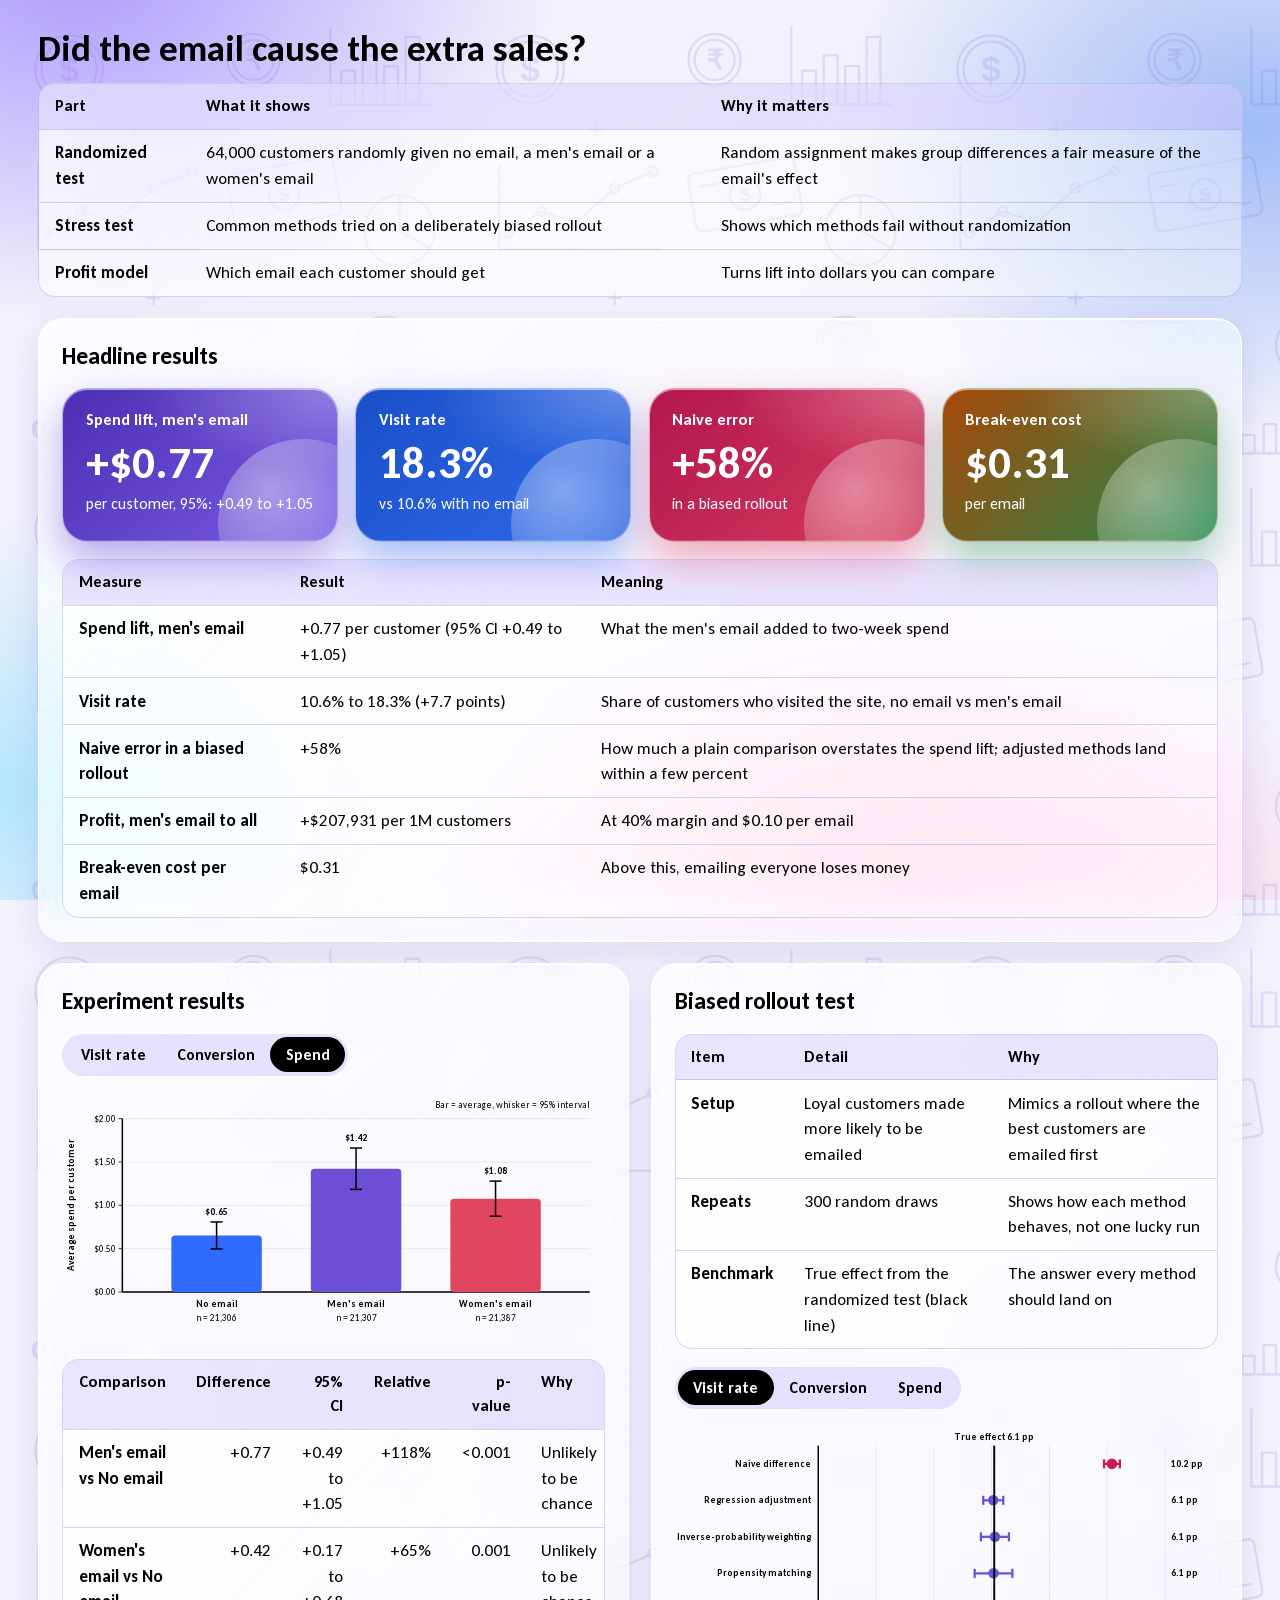
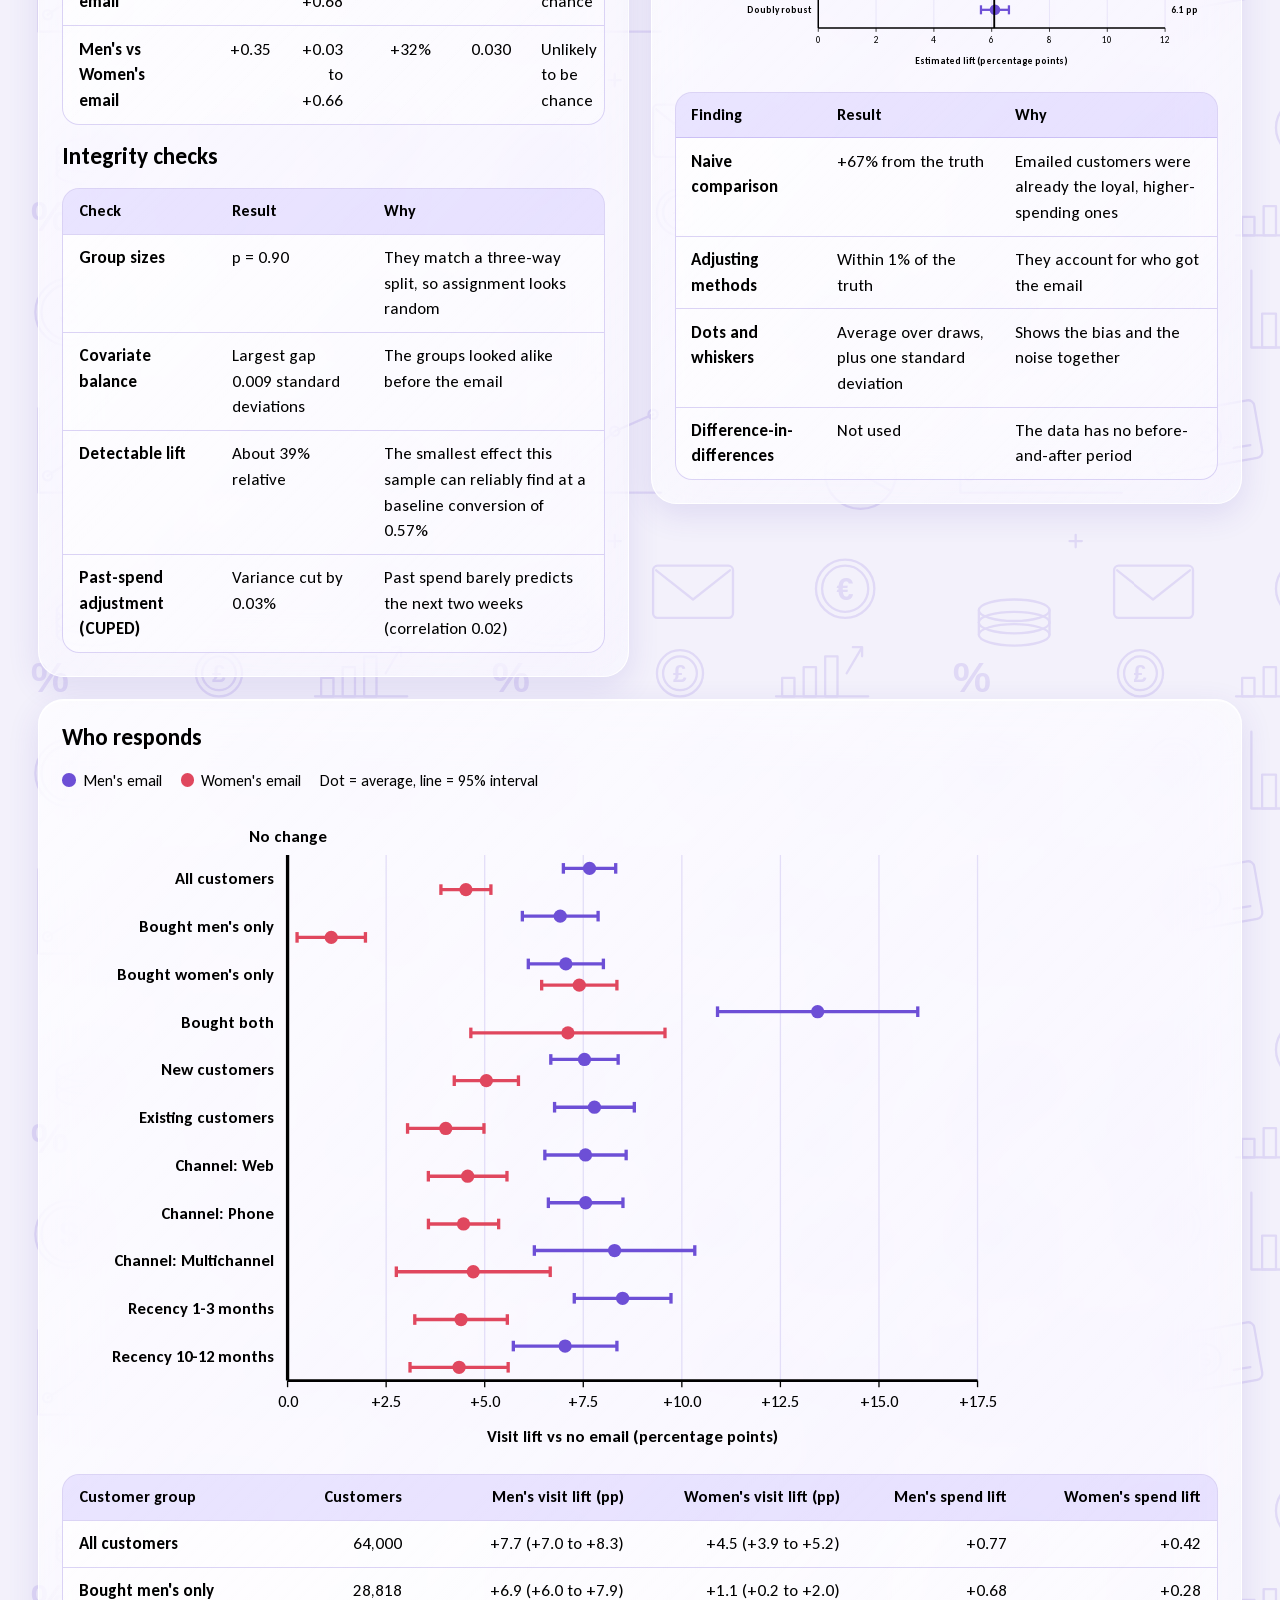
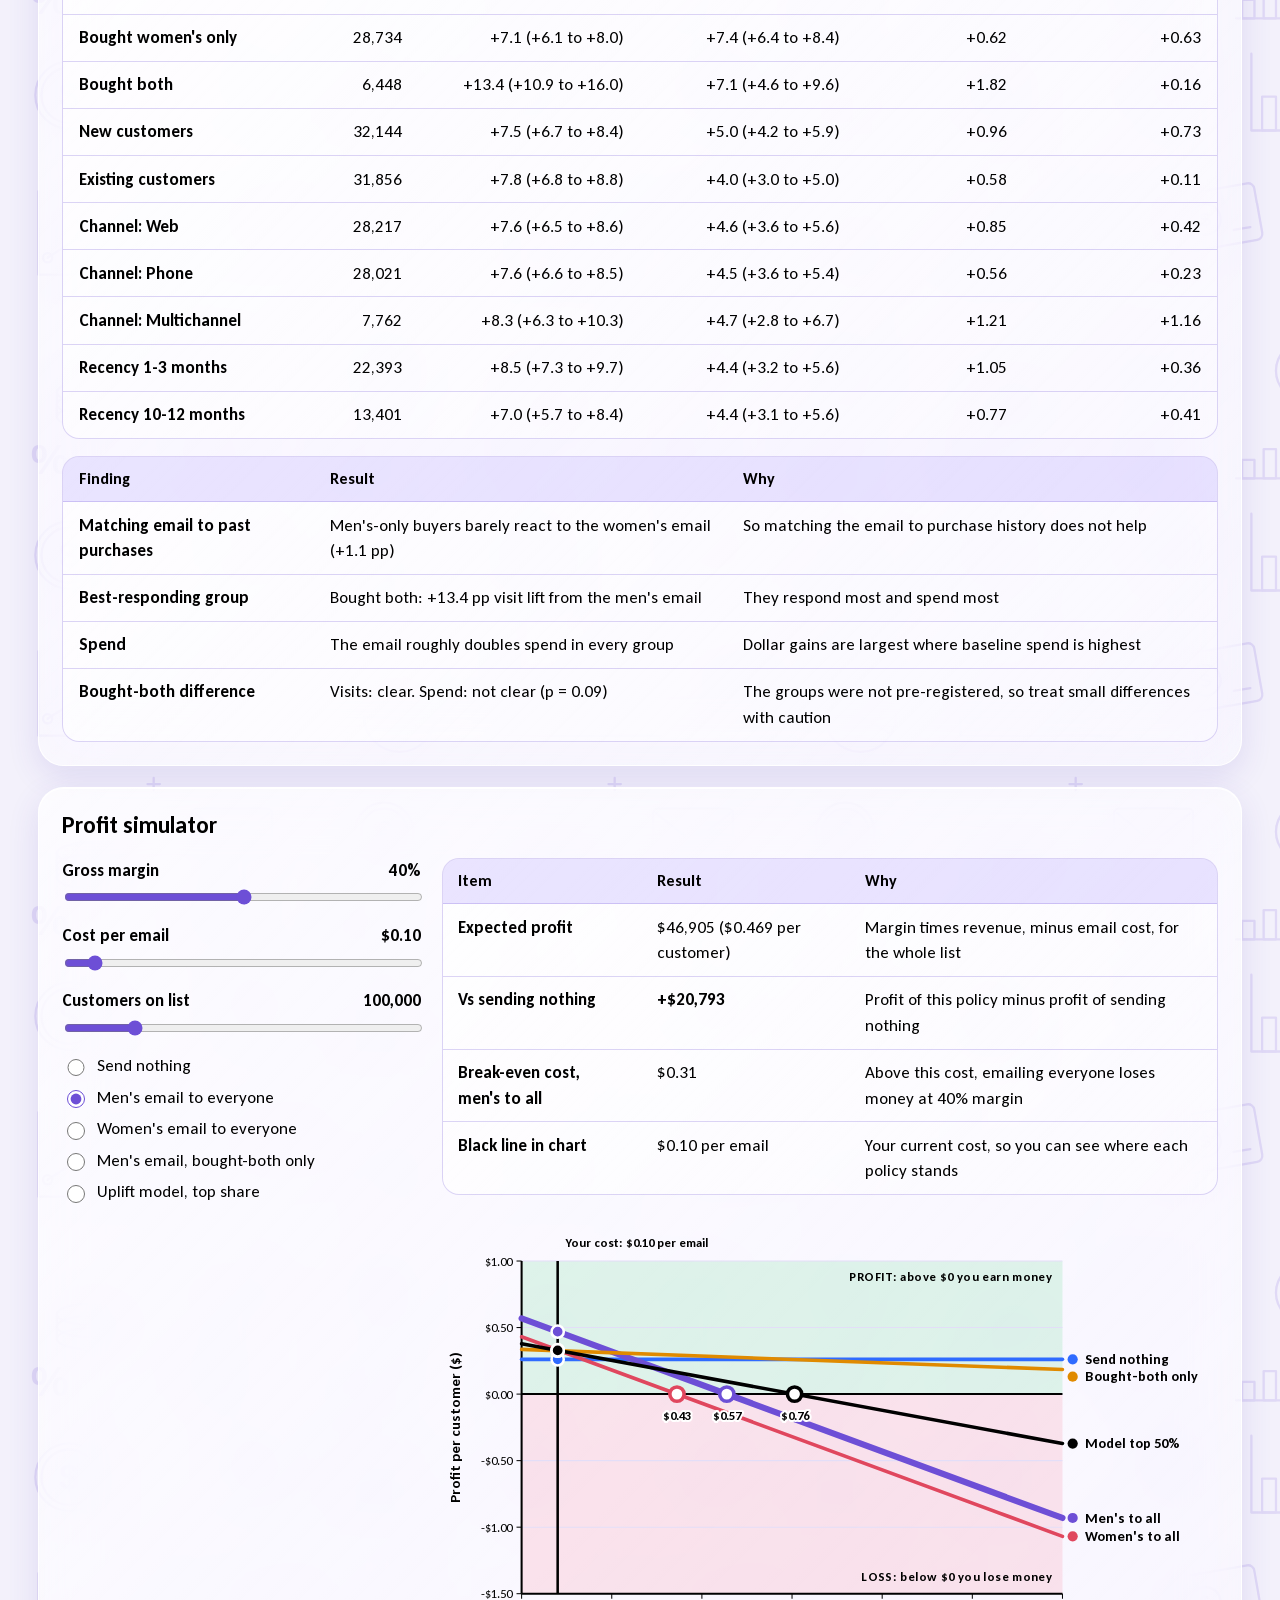
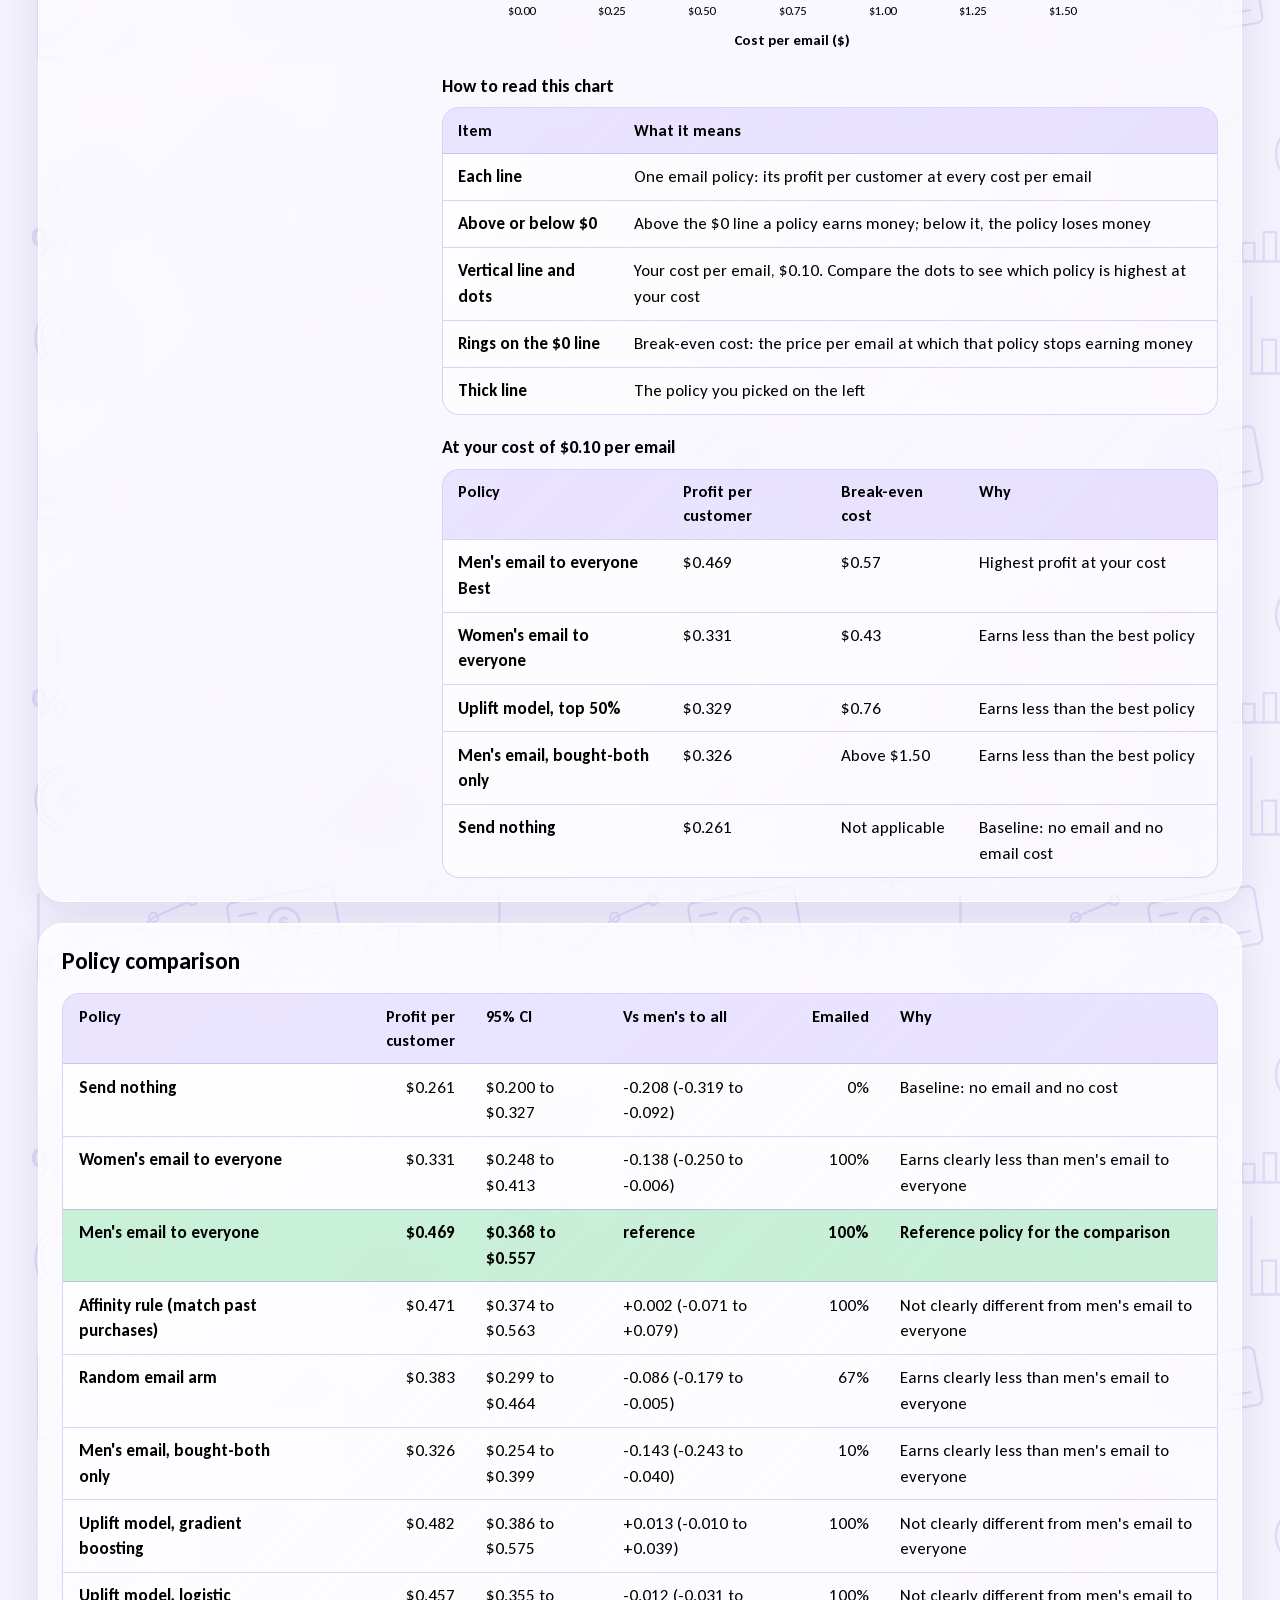
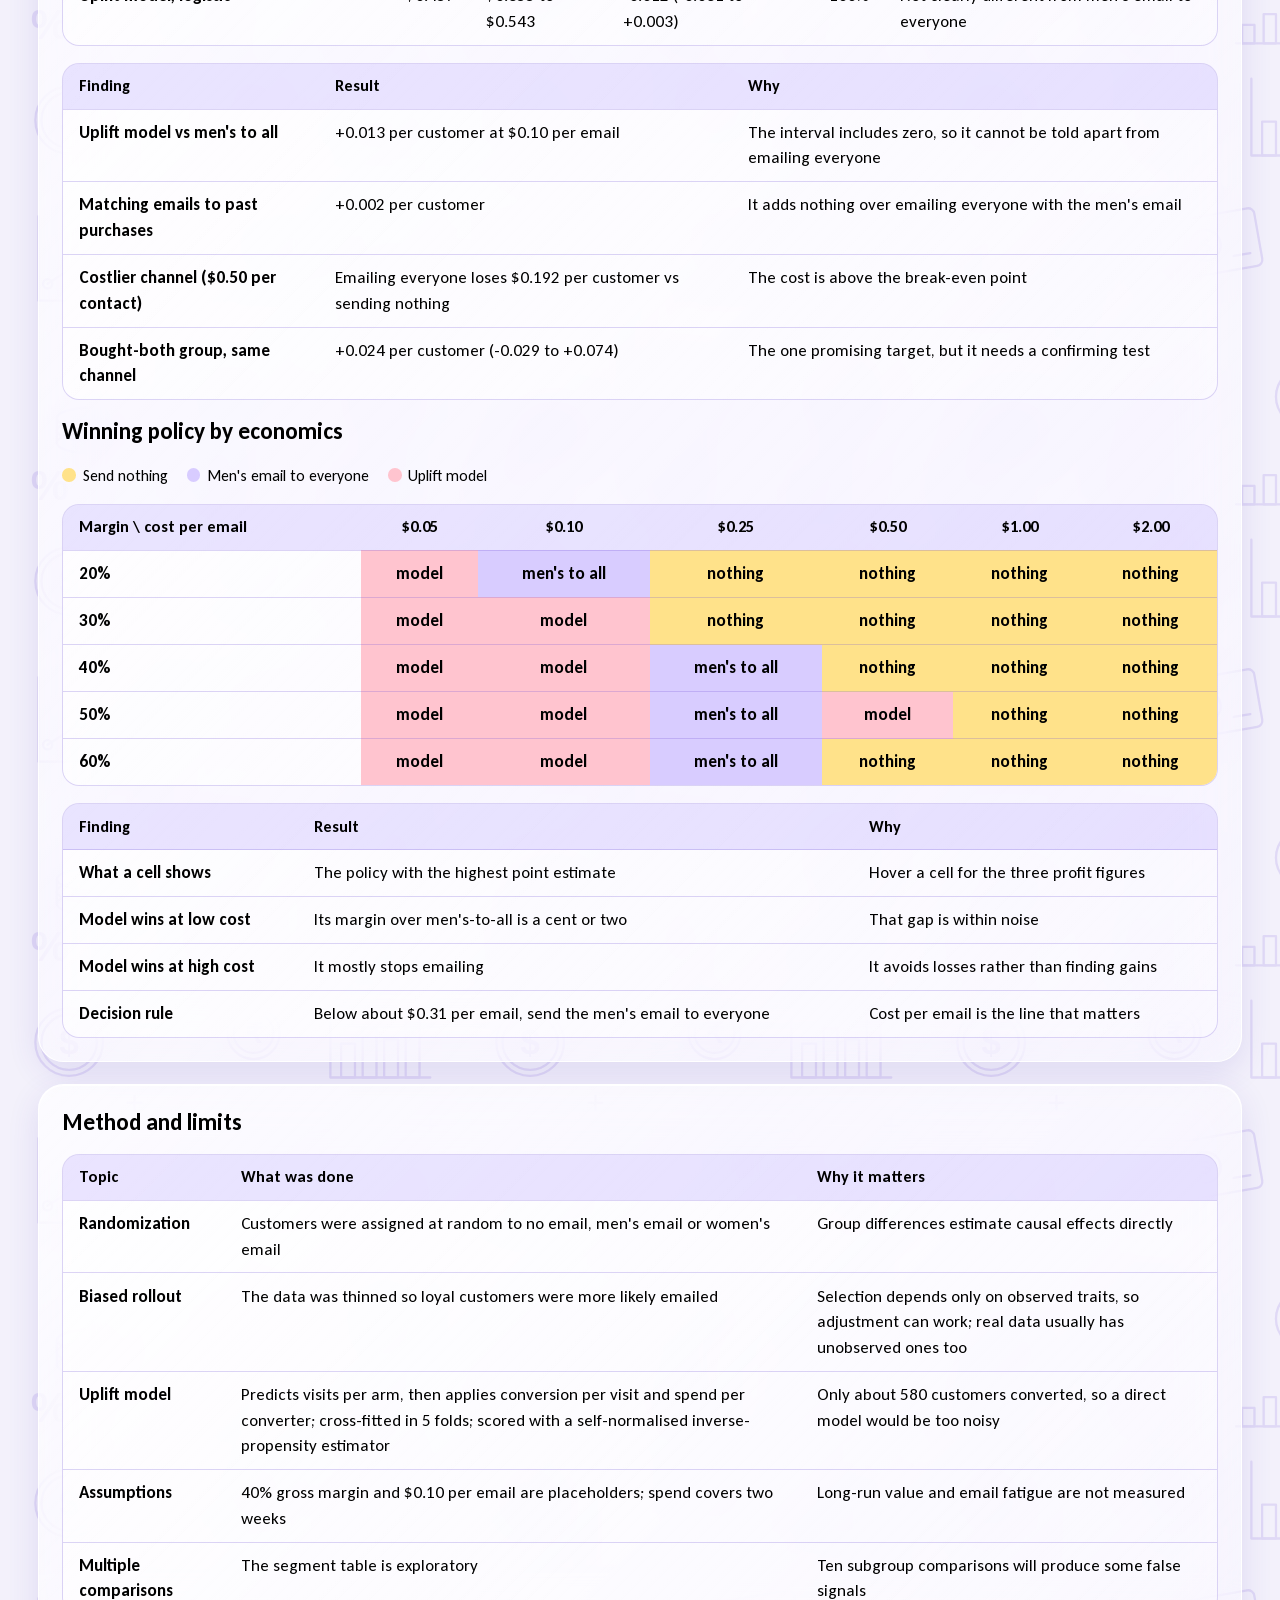
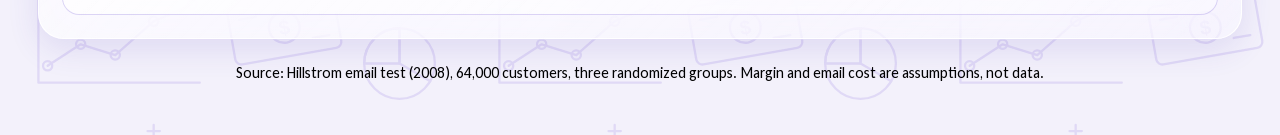
<file: dashboard/index.html>
<!DOCTYPE html>
<html lang="en">
<head>
<meta charset="utf-8">
<meta name="viewport" content="width=device-width, initial-scale=1">
<title>Email Experiment Impact</title>
<link rel="icon" type="image/png" href="[data-uri]">
<style>
@font-face{font-family:"Calibri";font-weight:400;src:local("Calibri"),url([data-uri]) format("truetype")}
@font-face{font-family:"Calibri";font-weight:700;src:local("Calibri Bold"),url([data-uri]) format("truetype")}

/* Same look as the app: Calibri, black or white text, rounded cards, gradient number cards, no broken-line borders, sizes that scale with the screen. */
:root{
  --glass:linear-gradient(135deg,rgba(255,255,255,.74),rgba(255,255,255,.34)); --glass-strong:linear-gradient(135deg,rgba(255,255,255,.95),rgba(246,242,255,.84)); --glass-edge:rgba(255,255,255,.92); --blobs:radial-gradient(46rem 34rem at 6% -4%,rgba(124,92,255,.58),transparent 62%),radial-gradient(40rem 30rem at 98% 14%,rgba(63,124,240,.46),transparent 62%),radial-gradient(46rem 32rem at 70% 104%,rgba(255,107,139,.46),transparent 62%),radial-gradient(34rem 26rem at 0% 88%,rgba(56,208,255,.34),transparent 62%);
  --i1:rgba(124,92,255,.2); --i2:rgba(63,124,240,.2); --i3:rgba(255,107,139,.22); --i4:rgba(255,184,0,.26);
  --bg:#f3f1fb; --card:#ffffff; --field:rgba(255,255,255,.62); --ink:#000000; --on-ink:#ffffff; --accent:#6d4fd6; --accent-ink:#ffffff; --tint:rgba(124,92,255,.16); --line:rgba(109,79,214,.24); --grid:#e3def8; --best:rgba(34,197,94,.24);
  --mens:#6d4fd6; --womens:#e0475e; --ctrl:#2f6bff; --bad:#c81e4a; --good:#15803d; --both:#e08a00;
  --h-none:#ffe28a; --h-mens:#d8ccff; --h-model:#ffc4cf; --shadow:0 10px 32px rgba(76,47,179,.12);
  --font:Calibri,sans-serif; --art:url("[data-uri]"); color-scheme:light;
}
@media (prefers-color-scheme: dark){
  :root{
    --glass:linear-gradient(135deg,rgba(255,255,255,.17),rgba(255,255,255,.05)); --glass-strong:linear-gradient(135deg,rgba(52,44,118,.97),rgba(30,26,72,.95)); --glass-edge:rgba(255,255,255,.24); --blobs:radial-gradient(46rem 34rem at 6% -4%,rgba(124,92,255,.55),transparent 62%),radial-gradient(40rem 30rem at 98% 14%,rgba(63,124,240,.42),transparent 62%),radial-gradient(46rem 32rem at 70% 104%,rgba(226,74,103,.42),transparent 62%),radial-gradient(34rem 26rem at 0% 88%,rgba(34,170,220,.30),transparent 62%);
  --i1:rgba(124,92,255,.32); --i2:rgba(63,124,240,.32); --i3:rgba(226,74,103,.34); --i4:rgba(255,184,0,.28);
    --bg:#0c0a1d; --card:#16132b; --field:rgba(255,255,255,.09); --ink:#ffffff; --on-ink:#000000; --accent:#a78bfa; --accent-ink:#000000; --tint:rgba(167,139,250,.22); --line:rgba(255,255,255,.16); --grid:#2b2658; --best:rgba(74,222,128,.22);
    --mens:#a78bfa; --womens:#ff8fa3; --ctrl:#7aa7ff; --bad:#ff7b72; --good:#4ade80; --both:#ffc266;
    --h-none:#6b5200; --h-mens:#4a3a96; --h-model:#8a2c45; --shadow:0 10px 32px rgba(0,0,0,.5); --art:url("[data-uri]"); color-scheme:dark;
  }
}
*{box-sizing:border-box}
html{font-size:clamp(16px,.2vw + 14.5px,18px)}
html,body{margin:0}
body{background-color:var(--bg);background-image:var(--blobs),var(--art);background-size:auto,auto,auto,auto,clamp(340px,36vw,560px);background-attachment:fixed,fixed,fixed,fixed,scroll;color:var(--ink);font:1rem/1.5 var(--font);-webkit-text-size-adjust:100%;min-height:100vh;min-height:100dvh}
/*APP_HEADER_CSS*/
.wrap{padding:clamp(1rem,2.2vw,2.25rem) clamp(1rem,3vw,2.5rem) 3rem;display:grid;grid-template-columns:repeat(auto-fit,minmax(min(100%,34rem),1fr));gap:1.25rem;align-items:start;min-width:0}
.wrap>header,.wrap>#tiles,.wrap>#who,.wrap>#simulator,.wrap>#policies,.wrap>#method,.wrap>footer{grid-column:1/-1}
#segChart{max-width:56rem} #costChart{max-width:62rem}
h1,h2{font-family:var(--font);font-weight:700;text-wrap:balance;margin:0;color:var(--ink)}
h1{font-size:clamp(1.6rem,1.1rem + 1.4vw,2.4rem);line-height:1.15}
h2{font-size:clamp(1.15rem,1rem + .5vw,1.45rem);line-height:1.25}
a{color:var(--ink);font-weight:700}
.card{background:var(--glass);-webkit-backdrop-filter:blur(28px) saturate(1.8);backdrop-filter:blur(28px) saturate(1.8);border:1px solid var(--glass-edge);border-radius:1.5rem;box-shadow:var(--shadow),inset 0 1px 0 var(--glass-edge);padding:clamp(1rem,1.8vw,1.6rem);display:flex;flex-direction:column;gap:1rem;min-width:0}
.seg{display:inline-flex;background:var(--tint);border-radius:999px;padding:.2rem;align-self:flex-start;flex-wrap:wrap}
.seg button{font:inherit;font-weight:700;font-size:.92rem;padding:.35rem .9rem;border:0;border-radius:999px;background:transparent;color:var(--ink);cursor:pointer}
.seg button[aria-pressed="true"]{background:var(--ink);color:var(--on-ink)}
button:focus-visible,input:focus-visible,a:focus-visible{outline:3px solid var(--accent);outline-offset:2px}
svg{width:100%;height:auto;display:block;overflow:visible}
svg text{fill:var(--ink);font:12.5px var(--font)}
svg .lbl{font-weight:700}
svg rect{rx:5px}
.zone-good{fill:rgba(34,197,94,.13);rx:0} .zone-bad{fill:rgba(240,70,100,.12);rx:0}
svg text.zone{font-size:12.5px;letter-spacing:.03em} svg text.ax{font-size:14.5px} svg text.end{font-size:14px}
svg text.halo{paint-order:stroke;stroke:var(--card);stroke-width:4px;stroke-linejoin:round}
.guides{display:grid;grid-template-columns:repeat(auto-fit,minmax(min(100%,26rem),1fr));gap:1.25rem;align-items:start}
.guides>div{display:flex;flex-direction:column;gap:.6rem;min-width:0}
h3{font-family:var(--font);font-size:1.05rem;line-height:1.25;margin:0}
.legend{display:flex;gap:.3rem 1.1rem;flex-wrap:wrap;font-size:.92rem}
.legend i{display:inline-block;width:.8rem;height:.8rem;border-radius:50%;margin-right:.4rem;vertical-align:-1px}
.scroll{overflow-x:auto;border-radius:1rem;border:1px solid var(--line);background:var(--glass)}
table{border-collapse:collapse;width:100%;font-variant-numeric:tabular-nums}
th,td{padding:.6rem .9rem;text-align:left;vertical-align:top}
th{background:var(--tint);font-weight:700;font-size:.95rem}
td{border-top:1px solid var(--line)}
tbody tr.best td{background:var(--best);font-weight:700}
th.num,td.num{text-align:right}
td.item{font-weight:700}
.kpis{display:grid;grid-template-columns:repeat(auto-fit,minmax(12.5rem,1fr));gap:1rem}
.kpi{position:relative;overflow:hidden;color:#ffffff;border:1px solid rgba(255,255,255,.55);-webkit-backdrop-filter:blur(18px);backdrop-filter:blur(18px);border-radius:1.5rem;padding:1.1rem 1.3rem 1.2rem;min-height:9rem;display:flex;flex-direction:column;gap:.3rem;box-shadow:0 18px 38px var(--glow,rgba(76,47,179,.3)),inset 0 1px 0 rgba(255,255,255,.55),inset 0 -1px 0 rgba(255,255,255,.18)}
.kpi::before{content:"";position:absolute;width:10rem;height:10rem;border-radius:50%;right:-3rem;bottom:-4rem;background:radial-gradient(circle at 30% 30%,rgba(255,255,255,.42),rgba(255,255,255,.06) 70%);pointer-events:none}
.kpi::after{content:"";position:absolute;inset:0;background:radial-gradient(120% 90% at 100% 0%,rgba(255,255,255,.28),rgba(255,255,255,0) 60%);pointer-events:none}
.kpi>*{position:relative;z-index:1}
.kpi .k{font-weight:700;font-size:.95rem}
.kpi .v{font-size:clamp(1.9rem,1.5rem + 1.5vw,2.7rem);font-weight:700;line-height:1.1}
.kpi .s{font-size:.92rem}
.g1{--glow:rgba(92,60,210,.42);background:linear-gradient(135deg,#4c2fb3,#7b5ce6)} .g2{--glow:rgba(40,100,230,.4);background:linear-gradient(135deg,#1b4fc9,#2f6bea)}
.g3{--glow:rgba(214,58,94,.4);background:linear-gradient(135deg,#b3174e,#d63a5e)} .g4{--glow:rgba(31,138,76,.36);background:linear-gradient(135deg,#a8470a,#1f8a4c)}
.pos,.neg{font-weight:700}
.sim{display:grid;grid-template-columns:minmax(0,21rem) minmax(0,1fr);gap:1.25rem}
@media (max-width:48rem){.sim{grid-template-columns:minmax(0,1fr)}}
.ctrl{display:flex;flex-direction:column;gap:.9rem}
.ctrl label{display:flex;flex-direction:column;gap:.25rem}
.ctrl label .row{display:flex;justify-content:space-between;font-weight:700}
.ctrl output{font-variant-numeric:tabular-nums}
input[type=range]{width:100%;accent-color:var(--accent)}
input[type=radio]{accent-color:var(--accent);width:1.05rem;height:1.05rem}
.radios{display:flex;flex-direction:column;gap:.35rem}
.radios label{flex-direction:row;align-items:center;gap:.5rem;font-weight:400}
.res{display:flex;flex-direction:column;gap:.9rem}
table.heat td{text-align:center;font-weight:700}
table.heat td:first-child{text-align:left}
table.heat td.none{background:var(--h-none) !important} table.heat td.blanket_mens{background:var(--h-mens) !important} table.heat td.model{background:var(--h-model) !important}
.tip{position:fixed;pointer-events:none;background:var(--ink);color:var(--on-ink);padding:.4rem .6rem;border-radius:.7rem;font-size:.85rem;line-height:1.35;max-width:18rem;z-index:9;display:none}
footer{font-size:.9rem;text-align:center}
</style>
</head>
<body>
<!--APP_HEADER-->

<div class="wrap">

<header style="display:flex;flex-direction:column;gap:.75rem">
  <h1 id="top">Did the email cause the extra sales?</h1>
  <div id="intro"></div>
</header>

<section class="card" id="tiles"><h2>Headline results</h2><div class="kpis" id="kpis"></div><div id="tilesTable"></div></section>

<section class="card" id="experiment">
  <h2>Experiment results</h2>
  <div class="seg" id="metricSeg" role="group" aria-label="Metric"></div>
  <svg id="armChart" viewBox="0 0 720 330" role="img" aria-label="Outcome by email group"></svg>
  <div id="effectTable"></div>
  <h2>Integrity checks</h2>
  <div id="expNote"></div>
</section>

<section class="card" id="bias">
  <h2>Biased rollout test</h2>
  <div id="biasSetup"></div>
  <div class="seg" id="biasSeg" role="group" aria-label="Outcome"></div>
  <svg id="biasChart" viewBox="0 0 720 330" role="img" aria-label="Estimates by method"></svg>
  <div id="biasNote"></div>
</section>

<section class="card" id="who">
  <h2>Who responds</h2>
  <div class="legend"><span><i style="background:var(--mens)"></i>Men's email</span><span><i style="background:var(--womens)"></i>Women's email</span><span>Dot = average, line = 95% interval</span></div>
  <svg id="segChart" viewBox="0 0 720 480" role="img" aria-label="Visit lift by customer group"></svg>
  <div id="segTable"></div>
  <div id="whoNote"></div>
</section>

<section class="card" id="simulator">
  <h2>Profit simulator</h2>
  <div class="sim">
    <div class="ctrl">
      <label for="margin"><span class="row"><span>Gross margin</span><output id="marginOut"></output></span>
        <input type="range" id="margin" min="10" max="70" step="1" value="40"></label>
      <label for="cost"><span class="row"><span>Cost per email</span><output id="costOut"></output></span>
        <input type="range" id="cost" min="0" max="150" step="1" value="10"></label>
      <label for="cust"><span class="row"><span>Customers on list</span><output id="custOut"></output></span>
        <input type="range" id="cust" min="10" max="500" step="10" value="100"></label>
      <div class="radios" id="policyRadios" role="radiogroup" aria-label="Policy"></div>
      <label for="topf" id="topfWrap"><span class="row"><span>Share emailed (model)</span><output id="topfOut"></output></span>
        <input type="range" id="topf" min="5" max="100" step="5" value="50"></label>
    </div>
    <div class="res">
      <div id="simTable"></div>
      <svg id="costChart" viewBox="0 0 760 440" role="img" aria-label="Profit per customer by cost per email for each policy. Lines above the zero line earn money, lines below lose money."></svg>
      <div class="guides" id="costGuide"></div>
    </div>
  </div>
</section>

<section class="card" id="policies">
  <h2>Policy comparison</h2>
  <div id="policyTable"></div>
  <div id="policyNote"></div>
  <h2>Winning policy by economics</h2>
  <div class="legend"><span><i style="background:var(--h-none)"></i>Send nothing</span><span><i style="background:var(--h-mens)"></i>Men's email to everyone</span><span><i style="background:var(--h-model)"></i>Uplift model</span></div>
  <div class="scroll"><table class="heat" id="heat"></table></div>
  <div id="heatNote"></div>
</section>

<section class="card" id="method">
  <h2>Method and limits</h2>
  <div id="methodList"></div>
</section>

<footer>Source: Hillstrom email test (2008), 64,000 customers, three randomized groups. Margin and email cost are assumptions, not data.</footer>
</div>
<div class="tip" id="tip"></div>

<script>
const D = {"assumptions": {"gross_margin": 0.4, "cost_per_email": 0.1}, "arm_stats": {"visit": [{"arm": "No E-Mail", "mean": 0.10616727682343002, "lo": 0.10203072217604242, "hi": 0.11030383147081763, "n": 21306}, {"arm": "Mens E-Mail", "mean": 0.18275684047496127, "lo": 0.17756743533391872, "hi": 0.18794624561600382, "n": 21307}, {"arm": "Womens E-Mail", "mean": 0.151400383410483, "lo": 0.14659634807424388, "hi": 0.15620441874672214, "n": 21387}], "conversion": [{"arm": "No E-Mail", "mean": 0.005726086548390125, "lo": 0.004712881654950558, "hi": 0.006739291441829692, "n": 21306}, {"arm": "Mens E-Mail", "mean": 0.01253109306800582, "lo": 0.01103740021650014, "hi": 0.0140247859195115, "n": 21307}, {"arm": "Womens E-Mail", "mean": 0.008837144059475383, "lo": 0.007582791077282014, "hi": 0.010091497041668751, "n": 21387}], "spend": [{"arm": "No E-Mail", "mean": 0.6527893551112361, "lo": 0.49718523929956626, "hi": 0.808393470922906, "n": 21306}, {"arm": "Mens E-Mail", "mean": 1.422616511005773, "lo": 1.184222055160549, "hi": 1.661010966850997, "n": 21307}, {"arm": "Womens E-Mail", "mean": 1.0772015710478329, "lo": 0.8746101368842275, "hi": 1.2797930052114381, "n": 21387}]}, "effects": {"Any email vs No email": {"visit": {"treat": 0.16704923408441466, "control": 0.10616727682343002, "diff": 0.06088195726098464, "ci": [0.0554385741869019, 0.06632534033506737], "rel_lift": 0.5734531305935184, "p": 0.0}, "conversion": {"treat": 0.010680657703658593, "control": 0.005726086548390125, "diff": 0.004954571155268468, "ci": [0.003548400667793587, 0.006360741642743349], "rel_lift": 0.865263057656967, "p": 4.2716141734899793e-10}, "spend": {"treat": 1.2495854218391345, "control": 0.6527893551112361, "diff": 0.5967960667278983, "ci": [0.3761858976934142, 0.8174062357623824], "rel_lift": 0.9142245688522349, "p": 1.1441240088672089e-07}}, "Mens email vs No email": {"visit": {"treat": 0.18275684047496127, "control": 0.10616727682343002, "diff": 0.07658956365153125, "ci": [0.0699533792766632, 0.08322574802639929], "rel_lift": 0.721404616781399, "p": 0.0}, "conversion": {"treat": 0.01253109306800582, "control": 0.005726086548390125, "diff": 0.006805006519615695, "ci": [0.005000138215573684, 0.008609874823657705], "rel_lift": 1.188421876286328, "p": 1.5232259897857148e-13}, "spend": {"treat": 1.422616511005773, "control": 0.6527893551112361, "diff": 0.7698271558945368, "ci": [0.4851438978071107, 1.0545104139819628], "rel_lift": 1.1792887703620063, "p": 1.1571368885299194e-07}}, "Womens email vs No email": {"visit": {"treat": 0.151400383410483, "control": 0.10616727682343002, "diff": 0.045233106587052985, "ci": [0.038893709324730276, 0.051572503849375693], "rel_lift": 0.4260550702669102, "p": 0.0}, "conversion": {"treat": 0.008837144059475383, "control": 0.005726086548390125, "diff": 0.003111057511085258, "ci": [0.0014986481930026369, 0.004723466829167879], "rel_lift": 0.5433130436982172, "p": 0.00015710512910671603}, "spend": {"treat": 1.0772015710478329, "control": 0.6527893551112361, "diff": 0.4244122159365967, "ci": [0.16895981321938208, 0.6798646186538113], "rel_lift": 0.6501518638646863, "p": 0.0011284596637324285}}, "Mens vs Womens email": {"visit": {"treat": 0.18275684047496127, "control": 0.151400383410483, "diff": 0.03135645706447826, "ci": [0.024284941086466935, 0.038427973042489585], "rel_lift": 0.20710949574984452, "p": 0.0}, "conversion": {"treat": 0.01253109306800582, "control": 0.008837144059475383, "diff": 0.003693949008530437, "ci": [0.0017434768970844394, 0.005644421119976434], "rel_lift": 0.4180025790764045, "p": 0.00020515377465679663}, "spend": {"treat": 1.422616511005773, "control": 1.0772015710478329, "diff": 0.34541493995794004, "ci": [0.03256480686829777, 0.6582650730475823], "rel_lift": 0.32065952115344803, "p": 0.03046297705647749}}}, "power": {"baseline_conversion": 0.005726086548390125, "n_per_arm_actual": 21306, "mde_relative_at_actual_n": 0.3908367266145422, "n_per_arm_needed": {"10% relative lift": 286120.0171790152, "20% relative lift": 74913.74037848528, "50% relative lift": 13607.9421070522, "100% relative lift": 4075.6705358122163}}, "cuped": {"corr_history_spend": 0.021729000144139914, "theta": 0.001275487033054174, "raw": {"diff": 0.5967960667278983, "se": 0.11255620869106332}, "cuped_history": {"diff": 0.5944959190530154, "se": 0.11253871931153628, "var_reduction_pct": 0.031074288925991844}, "cuped_all_covariates": {"diff": 0.5953652845637311, "se": 0.11251534009679288, "var_reduction_pct": 0.07260581207367833}}, "srm_p": 0.9036929575604196, "max_smd": 0.008811238997617949, "obs": {"sim": {"visit": {"benchmark": 0.06088195726098464, "Naive difference": {"mean": 0.10160962471718461, "bias": 0.040727667456199976, "sd": 0.002735055919704542, "rmse": 0.040819400134087226, "bias_pct_of_benchmark": 66.89612044108794}, "Regression adjustment": {"mean": 0.06054233705973348, "bias": -0.0003396202012511604, "sd": 0.003465754083478859, "rmse": 0.003482354555218102, "bias_pct_of_benchmark": -0.5578339076638085}, "IPW": {"mean": 0.06111850283350416, "bias": 0.00023654557251952257, "sd": 0.004848504555693782, "rmse": 0.004854271339187989, "bias_pct_of_benchmark": 0.388531484796908}, "PS matching": {"mean": 0.060644000612955606, "bias": -0.00023795664802903072, "sd": 0.006520394757917424, "rmse": 0.006524735332978514, "bias_pct_of_benchmark": -0.39084920842635584}, "Doubly robust (AIPW)": {"mean": 0.061129554029809935, "bias": 0.0002475967688252978, "sd": 0.004836988004432747, "rmse": 0.004843320876729005, "bias_pct_of_benchmark": 0.40668332616823866}}, "conversion": {"benchmark": 0.004954571155268468, "Naive difference": {"mean": 0.007986476260617532, "bias": 0.003031905105349064, "sd": 0.000754410939131615, "rmse": 0.003124353442381824, "bias_pct_of_benchmark": 61.19409753809011}, "Regression adjustment": {"mean": 0.005053378346111806, "bias": 9.88071908433379e-05, "sd": 0.0009859634303349026, "rmse": 0.0009909019865355605, "bias_pct_of_benchmark": 1.9942632318090896}, "IPW": {"mean": 0.005055082425383028, "bias": 0.00010051127011456024, "sd": 0.001436115411773216, "rmse": 0.00143962842127842, "bias_pct_of_benchmark": 2.0286573139166864}, "PS matching": {"mean": 0.004903063679255381, "bias": -5.15074760130867e-05, "sd": 0.0018855982359601163, "rmse": 0.0018863016003654192, "bias_pct_of_benchmark": -1.0395950405983365}, "Doubly robust (AIPW)": {"mean": 0.005062387328291672, "bias": 0.00010781617302320443, "sd": 0.0014351270156534577, "rmse": 0.001439171247011199, "bias_pct_of_benchmark": 2.1760949564435577}}, "spend": {"benchmark": 0.5967960667278983, "Naive difference": {"mean": 0.943906801539406, "bias": 0.34711073481150767, "sd": 0.12194624892345587, "rmse": 0.3679086161642402, "bias_pct_of_benchmark": 58.16236972114102}, "Regression adjustment": {"mean": 0.6346035078572287, "bias": 0.03780744112933043, "sd": 0.1588938595488251, "rmse": 0.163329915223971, "bias_pct_of_benchmark": 6.335068750808015}, "IPW": {"mean": 0.6118052432175707, "bias": 0.015009176489672371, "sd": 0.22505930771259472, "rmse": 0.22555923250217566, "bias_pct_of_benchmark": 2.5149590163964026}, "PS matching": {"mean": 0.5952710398838915, "bias": -0.0015250268440067938, "sd": 0.2887125550685149, "rmse": 0.28871658276078493, "bias_pct_of_benchmark": -0.2555356727413069}, "Doubly robust (AIPW)": {"mean": 0.6117389650263398, "bias": 0.014942898298441532, "sd": 0.22469593840605986, "rmse": 0.22519226217998128, "bias_pct_of_benchmark": 2.5038533481579663}}}, "bench": {"visit": 0.06088195726098464, "conversion": 0.004954571155268468, "spend": 0.5967960667278983}, "reps": 300}, "policy": {"Send nothing": {"profit_per_customer": 0.2611157420444945, "ci": [0.19991223080238768, 0.32691363239058097], "vs_blanket_mens": -0.20793086235781472, "vs_blanket_mens_ci": [-0.3190862260791889, -0.09162606536865694], "share_none": 1.0, "share_mens": 0.0, "share_womens": 0.0}, "Blanket women's email": {"profit_per_customer": 0.3308806284191332, "ci": [0.24847694935504502, 0.4127927813391502], "vs_blanket_mens": -0.13816597598317604, "vs_blanket_mens_ci": [-0.2502945499123028, -0.005791200318024952], "share_none": 0.0, "share_mens": 0.0, "share_womens": 1.0}, "Blanket men's email": {"profit_per_customer": 0.4690466044023092, "ci": [0.3681737761536393, 0.5568104479094987], "vs_blanket_mens": 0.0, "vs_blanket_mens_ci": [0.0, 0.0], "share_none": 0.0, "share_mens": 1.0, "share_womens": 0.0}, "Affinity rule (match past purchases)": {"profit_per_customer": 0.4714512297764894, "ci": [0.37414158756076904, 0.5631066177343346], "vs_blanket_mens": 0.0024046253741801804, "vs_blanket_mens_ci": [-0.07113962203413415, 0.07864881295500002], "share_none": 0.0, "share_mens": 0.55103125, "share_womens": 0.44896875}, "Random arm": {"profit_per_customer": 0.38341750826080895, "ci": [0.2992870543133835, 0.46446675128565706], "vs_blanket_mens": -0.08562909614150027, "vs_blanket_mens_ci": [-0.17873557835345422, -0.00545546456188342], "share_none": 0.333765625, "share_mens": 0.332765625, "share_womens": 0.33346875}, "Men's email to 'bought both' only": {"profit_per_customer": 0.32582510075920895, "ci": [0.2536278961444637, 0.39920773842942386], "vs_blanket_mens": -0.14322150364310027, "vs_blanket_mens_ci": [-0.2428633925840399, -0.040223493387673545], "share_none": 0.89925, "share_mens": 0.10075, "share_womens": 0.0}, "Uplift model, gradient boosting": {"profit_per_customer": 0.4823580884423999, "ci": [0.38555755800155295, 0.5751719470114806], "vs_blanket_mens": 0.013311484040090693, "vs_blanket_mens_ci": [-0.009612242734914274, 0.03902880091173502], "share_none": 0.002015625, "share_mens": 0.9059375, "share_womens": 0.092046875}, "Uplift model, logistic": {"profit_per_customer": 0.45663513830836433, "ci": [0.35525656428764885, 0.5431351224405401], "vs_blanket_mens": -0.01241146609394489, "vs_blanket_mens_ci": [-0.031068613052013402, 0.0025579684213693017], "share_none": 0.0001875, "share_mens": 0.950875, "share_womens": 0.0489375}}, "high_cost": {"cost_per_contact": 0.5, "table": {"Send nothing": {"profit_per_customer": 0.2611157420444945, "ci": [0.19991223080238768, 0.32691363239058097], "vs_nothing": 0.0, "vs_nothing_ci": [0.0, 0.0], "share_emailed": 0.0}, "Blanket men's email": {"profit_per_customer": 0.06904660440230913, "ci": [-0.031826223846360815, 0.1568104479094987], "vs_nothing": -0.19206913764218536, "vs_nothing_ci": [-0.3083739346313431, -0.08091377392081127], "share_emailed": 1.0}, "Men's email to 'bought both' only": {"profit_per_customer": 0.28494029431061957, "ci": [0.21207786113730617, 0.3584929871441822], "vs_nothing": 0.023824552266125065, "vs_nothing_ci": [-0.02895658713387709, 0.07395859625898699], "share_emailed": 0.10075}, "Uplift model, gradient boosting": {"profit_per_customer": 0.25059307746644693, "ci": [0.1891167614427483, 0.3156408320544962], "vs_nothing": -0.01052266457804757, "vs_nothing_ci": [-0.04418153949209456, 0.02249886314341176], "share_emailed": 0.068}}}, "curve": {"fractions": [0.0, 0.05, 0.1, 0.15, 0.2, 0.25, 0.3, 0.35, 0.4, 0.45, 0.5, 0.55, 0.6, 0.65, 0.7, 0.75, 0.8, 0.85, 0.9, 0.95, 1.0], "revenue_per_customer": [0.6527893551112361, 0.679602144469526, 0.7986524154816838, 0.8741943661971832, 0.809141665104069, 0.9139380758617464, 0.9334213736160631, 0.9069020287682144, 0.9238100145205863, 0.921138215188688, 0.9462608817747823, 0.9545168528820532, 1.0340669071826831, 1.0824133245877063, 1.1453626773711725, 1.1717279102384293, 1.2171120285231751, 1.2221750164489142, 1.305266272189349, 1.3450984538747124, 1.455595567867036], "ci_lo": [0.5028174302747387, 0.5204340768807297, 0.6365918059039866, 0.7226428914512727, 0.6754817267158051, 0.7356579502826455, 0.7661900369302946, 0.7372425685174936, 0.7174635877907158, 0.7475173733908025, 0.763733868089672, 0.7562034244924004, 0.857974255526176, 0.8512221720487319, 0.9404635487143144, 0.9539755757124915, 1.0261299719694024, 1.0052102996518129, 1.0947371899031948, 1.1140429223152521, 1.2247213186840027], "ci_hi": [0.8107039691488614, 0.820812069928489, 0.9586811108252217, 1.0521791199948303, 0.9959020069375719, 1.167146157124723, 1.1349795357085224, 1.1059334165008854, 1.098269405303091, 1.1031186726961506, 1.120228496672972, 1.1306829170597126, 1.2338410064601917, 1.3027833302064078, 1.3291755622912966, 1.3643421403006764, 1.4504533834541646, 1.4242079057731467, 1.5360424662260634, 1.5241204597620939, 1.6995354610059172]}, "sens": [{"margin": 0.2, "cost": 0.05, "none": 0.13055787102224725, "blanket_mens": 0.2345233022011546, "model": 0.24117904422119996, "model_minus_blanket": 0.0066557420200453465, "share_emailed": 0.997984375, "best": "model"}, {"margin": 0.2, "cost": 0.1, "none": 0.13055787102224725, "blanket_mens": 0.1845233022011546, "model": 0.17396133584195672, "model_minus_blanket": -0.010561966359197872, "share_emailed": 0.91196875, "best": "blanket_mens"}, {"margin": 0.2, "cost": 0.25, "none": 0.13055787102224725, "blanket_mens": 0.034523302201154564, "model": 0.12529653873322347, "model_minus_blanket": 0.0907732365320689, "share_emailed": 0.068, "best": "none"}, {"margin": 0.2, "cost": 0.5, "none": 0.13055787102224725, "blanket_mens": -0.21547669779884546, "model": 0.13055787102224725, "model_minus_blanket": 0.34603456882109274, "share_emailed": 0.0, "best": "none"}, {"margin": 0.2, "cost": 1.0, "none": 0.13055787102224725, "blanket_mens": -0.7154766977988455, "model": 0.13055787102224725, "model_minus_blanket": 0.8460345688210927, "share_emailed": 0.0, "best": "none"}, {"margin": 0.2, "cost": 2.0, "none": 0.13055787102224725, "blanket_mens": -1.7154766977988456, "model": 0.13055787102224725, "model_minus_blanket": 1.8460345688210928, "share_emailed": 0.0, "best": "none"}, {"margin": 0.3, "cost": 0.05, "none": 0.19583680653337088, "blanket_mens": 0.37678495330173184, "model": 0.3866325103266992, "model_minus_blanket": 0.009847557024967368, "share_emailed": 0.9989375, "best": "model"}, {"margin": 0.3, "cost": 0.1, "none": 0.19583680653337088, "blanket_mens": 0.32678495330173185, "model": 0.33312703185192144, "model_minus_blanket": 0.006342078550189589, "share_emailed": 0.994453125, "best": "model"}, {"margin": 0.3, "cost": 0.25, "none": 0.19583680653337088, "blanket_mens": 0.17678495330173183, "model": 0.18346316283435005, "model_minus_blanket": 0.006678209532618218, "share_emailed": 0.3701875, "best": "none"}, {"margin": 0.3, "cost": 0.5, "none": 0.19583680653337088, "blanket_mens": -0.0732150466982682, "model": 0.1935983086680761, "model_minus_blanket": 0.2668133553663443, "share_emailed": 0.01234375, "best": "none"}, {"margin": 0.3, "cost": 1.0, "none": 0.19583680653337088, "blanket_mens": -0.5732150466982682, "model": 0.19583680653337088, "model_minus_blanket": 0.769051853231639, "share_emailed": 0.0, "best": "none"}, {"margin": 0.3, "cost": 2.0, "none": 0.19583680653337088, "blanket_mens": -1.5732150466982682, "model": 0.19583680653337088, "model_minus_blanket": 1.769051853231639, "share_emailed": 0.0, "best": "none"}, {"margin": 0.4, "cost": 0.05, "none": 0.2611157420444945, "blanket_mens": 0.5190466044023091, "model": 0.5322164217642366, "model_minus_blanket": 0.01316981736192746, "share_emailed": 0.999375, "best": "model"}, {"margin": 0.4, "cost": 0.1, "none": 0.2611157420444945, "blanket_mens": 0.4690466044023092, "model": 0.4823580884423999, "model_minus_blanket": 0.013311484040090693, "share_emailed": 0.997984375, "best": "model"}, {"margin": 0.4, "cost": 0.25, "none": 0.2611157420444945, "blanket_mens": 0.31904660440230914, "model": 0.2816446919009966, "model_minus_blanket": -0.03740191250131253, "share_emailed": 0.727125, "best": "blanket_mens"}, {"margin": 0.4, "cost": 0.5, "none": 0.2611157420444945, "blanket_mens": 0.06904660440230913, "model": 0.25059307746644693, "model_minus_blanket": 0.1815464730641378, "share_emailed": 0.068, "best": "none"}, {"margin": 0.4, "cost": 1.0, "none": 0.2611157420444945, "blanket_mens": -0.4309533955976909, "model": 0.2611157420444945, "model_minus_blanket": 0.6920691376421855, "share_emailed": 0.0, "best": "none"}, {"margin": 0.4, "cost": 2.0, "none": 0.2611157420444945, "blanket_mens": -1.430953395597691, "model": 0.2611157420444945, "model_minus_blanket": 1.6920691376421855, "share_emailed": 0.0, "best": "none"}, {"margin": 0.5, "cost": 0.05, "none": 0.3263946775556181, "blanket_mens": 0.6613082555028863, "model": 0.6777529223980094, "model_minus_blanket": 0.01644466689512314, "share_emailed": 0.9995625, "best": "model"}, {"margin": 0.5, "cost": 0.1, "none": 0.3263946775556181, "blanket_mens": 0.6113082555028864, "model": 0.627767790086369, "model_minus_blanket": 0.016459534583482593, "share_emailed": 0.99865625, "best": "model"}, {"margin": 0.5, "cost": 0.25, "none": 0.3263946775556181, "blanket_mens": 0.46130825550288646, "model": 0.4349033396048918, "model_minus_blanket": -0.026404915897994652, "share_emailed": 0.91196875, "best": "blanket_mens"}, {"margin": 0.5, "cost": 0.5, "none": 0.3263946775556181, "blanket_mens": 0.2113082555028864, "model": 0.3329671900632763, "model_minus_blanket": 0.1216589345603899, "share_emailed": 0.17109375, "best": "model"}, {"margin": 0.5, "cost": 1.0, "none": 0.3263946775556181, "blanket_mens": -0.2886917444971136, "model": 0.32467355080966903, "model_minus_blanket": 0.6133652953067826, "share_emailed": 0.001140625, "best": "none"}, {"margin": 0.5, "cost": 2.0, "none": 0.3263946775556181, "blanket_mens": -1.2886917444971135, "model": 0.3263946775556181, "model_minus_blanket": 1.6150864220527317, "share_emailed": 0.0, "best": "none"}, {"margin": 0.6, "cost": 0.05, "none": 0.39167361306674175, "blanket_mens": 0.8035699066034635, "model": 0.8232578161674958, "model_minus_blanket": 0.019687909564032324, "share_emailed": 0.99959375, "best": "model"}, {"margin": 0.6, "cost": 0.1, "none": 0.39167361306674175, "blanket_mens": 0.7535699066034637, "model": 0.7732650206533984, "model_minus_blanket": 0.019695114049934737, "share_emailed": 0.9989375, "best": "model"}, {"margin": 0.6, "cost": 0.25, "none": 0.39167361306674175, "blanket_mens": 0.6035699066034637, "model": 0.5890030483515452, "model_minus_blanket": -0.014566858251918502, "share_emailed": 0.974171875, "best": "blanket_mens"}, {"margin": 0.6, "cost": 0.5, "none": 0.39167361306674175, "blanket_mens": 0.35356990660346366, "model": 0.3669263256687001, "model_minus_blanket": 0.013356419065236436, "share_emailed": 0.3701875, "best": "none"}, {"margin": 0.6, "cost": 1.0, "none": 0.39167361306674175, "blanket_mens": -0.1464300933965364, "model": 0.3871966173361522, "model_minus_blanket": 0.5336267107326886, "share_emailed": 0.01234375, "best": "none"}, {"margin": 0.6, "cost": 2.0, "none": 0.39167361306674175, "blanket_mens": -1.1464300933965363, "model": 0.39167361306674175, "model_minus_blanket": 1.538103706463278, "share_emailed": 0.0, "best": "none"}], "segs": [{"segment": "All customers", "n": 64000, "mens": {"visit_lift_pp": 7.6589563651531245, "visit_ci": [6.995322354054364, 8.322590376251885], "spend_lift": 0.7698271558945368, "spend_ci": [0.4851438978071107, 1.0545104139819628]}, "womens": {"visit_lift_pp": 4.523310658705299, "visit_ci": [3.889356087283511, 5.157265230127086], "spend_lift": 0.4244122159365967, "spend_ci": [0.16895981321938208, 0.6798646186538113]}}, {"segment": "Bought men's only", "n": 28818, "mens": {"visit_lift_pp": 6.915516417042274, "visit_ci": [5.954992560404864, 7.876040273679684], "spend_lift": 0.682735312299813, "spend_ci": [0.24716406172448274, 1.1183065628751432]}, "womens": {"visit_lift_pp": 1.1078467244666392, "visit_ci": [0.24075179712436634, 1.9749416518089122], "spend_lift": 0.27835448170778665, "spend_ci": [-0.12356921545452715, 0.6802781788701004]}}, {"segment": "Bought women's only", "n": 28734, "mens": {"visit_lift_pp": 7.0579576632687795, "visit_ci": [6.105799460723961, 8.010115865813598], "spend_lift": 0.6157308065834535, "spend_ci": [0.2696714823874825, 0.9617901307794244]}, "womens": {"visit_lift_pp": 7.398533502084667, "visit_ci": [6.444045343244312, 8.353021660925023], "spend_lift": 0.6316479517709466, "spend_ci": [0.2951273373598922, 0.968168566182001]}}, {"segment": "Bought both", "n": 6448, "mens": {"visit_lift_pp": 13.444402981969796, "visit_ci": [10.90503605186399, 15.983769912075605], "spend_lift": 1.824986420861755, "spend_ci": [0.4901365617234146, 3.1598362800000954]}, "womens": {"visit_lift_pp": 7.110340975950782, "visit_ci": [4.647935951412272, 9.572746000489293], "spend_lift": 0.16188124260971226, "spend_ci": [-0.8133551647202163, 1.1371176499396407]}}, {"segment": "New customers", "n": 32144, "mens": {"visit_lift_pp": 7.53050156199182, "visit_ci": [6.676357962011149, 8.384645161972491], "spend_lift": 0.9600198419292101, "spend_ci": [0.5937908661124862, 1.326248817745934]}, "womens": {"visit_lift_pp": 5.041718035881851, "visit_ci": [4.227751086898597, 5.855684984865104], "spend_lift": 0.7322877956561398, "spend_ci": [0.40119314289962377, 1.0633824484126557]}}, {"segment": "Existing customers", "n": 31856, "mens": {"visit_lift_pp": 7.783285081536925, "visit_ci": [6.771934922664312, 8.794635240409539], "spend_lift": 0.5779669050857943, "spend_ci": [0.14158567091293356, 1.014348139258655]}, "womens": {"visit_lift_pp": 4.012250763018146, "visit_ci": [3.0433099338230947, 4.981191592213198], "spend_lift": 0.11395712053756446, "spend_ci": [-0.2754754786063253, 0.5033897196814543]}}, {"segment": "Channel: Web", "n": 28217, "mens": {"visit_lift_pp": 7.556315210258554, "visit_ci": [6.525132033517638, 8.587498386999473], "spend_lift": 0.8504486670398359, "spend_ci": [0.3971820877129374, 1.3037152463667345]}, "womens": {"visit_lift_pp": 4.567652217377893, "visit_ci": [3.570724005584913, 5.564580429170873], "spend_lift": 0.4163166914707608, "spend_ci": [0.024553976811312994, 0.8080794061302086]}}, {"segment": "Channel: Phone", "n": 28021, "mens": {"visit_lift_pp": 7.560427135853316, "visit_ci": [6.6146992879252835, 8.506154983781348], "spend_lift": 0.5640743919691333, "spend_ci": [0.16115329289467256, 0.9669954910435941]}, "womens": {"visit_lift_pp": 4.462977374557566, "visit_ci": [3.5725979804317416, 5.35335676868339], "spend_lift": 0.23247350450950877, "spend_ci": [-0.11920642559875161, 0.5841534346177691]}}, {"segment": "Channel: Multichannel", "n": 7762, "mens": {"visit_lift_pp": 8.293672314062261, "visit_ci": [6.259237586767277, 10.328107041357246], "spend_lift": 1.2091294052619086, "spend_ci": [0.39105217708740825, 2.0272066334364087]}, "womens": {"visit_lift_pp": 4.7099975390105495, "visit_ci": [2.758148845935845, 6.661846232085253], "spend_lift": 1.1575358651270653, "spend_ci": [0.2588654032549704, 2.05620632699916]}}, {"segment": "Recency 1-3 months", "n": 22393, "mens": {"visit_lift_pp": 8.498165996578994, "visit_ci": [7.271602433510889, 9.724729559647098], "spend_lift": 1.047598062490867, "spend_ci": [0.4641501936955854, 1.6310459312861485]}, "womens": {"visit_lift_pp": 4.400017614667931, "visit_ci": [3.2264753786763856, 5.573559850659477], "spend_lift": 0.3585999956035171, "spend_ci": [-0.11543762884398845, 0.8326376200510226]}}, {"segment": "Recency 10-12 months", "n": 13401, "mens": {"visit_lift_pp": 7.039340194420409, "visit_ci": [5.7255287832923605, 8.353151605548456], "spend_lift": 0.7720818074828771, "spend_ci": [0.2094493937774662, 1.334714221188288]}, "womens": {"visit_lift_pp": 4.3502241011901805, "visit_ci": [3.105599949958626, 5.594848252421736], "spend_lift": 0.41000612680732895, "spend_ci": [-0.021799236140184086, 0.841811489754842]}}], "arm_rev": {"none": 0.6527893551112361, "mens": 1.422616511005773, "womens": 1.0772015710478329}, "R_both": 0.8401157559283906, "share_both": 0.10075, "bc": {"customers": 1000000, "margin": 0.4, "cost_per_email": 0.1, "profit_none": 261115.74204449452, "profit_blanket_mens": 469046.6044023092, "incremental_vs_nothing": 207930.8623578147, "breakeven_cost_per_email": 0.30793086235781475, "mens_over_womens_per_customer_profit": 0.138165975983176}, "deciles": [{"decile": 1, "n": 6400, "pred_rev_uplift": 1.3962551961924987, "visit_lift_pp": 8.41605770267598, "visit_lift_ci": [6.3133953741543, 10.518720031197661], "spend_lift": 0.8558304582258489, "spend_lift_ci": [0.013612567665762798, 1.698048348785935], "share_mens": 0.99265625}, {"decile": 2, "n": 6400, "pred_rev_uplift": 1.0370679758790111, "visit_lift_pp": 5.550303495120465, "visit_lift_ci": [3.66770249472221, 7.432904495518719], "spend_lift": -0.2218188181177445, "spend_lift_ci": [-1.3633723410157084, 0.9197347047802193], "share_mens": 0.9771875}, {"decile": 3, "n": 6400, "pred_rev_uplift": 0.9195028743779295, "visit_lift_pp": 5.920000561104252, "visit_lift_ci": [4.106013761783293, 7.733987360425211], "spend_lift": 1.1259010282235438, "spend_lift_ci": [0.4829262489018178, 1.7688758075452697], "share_mens": 0.96984375}, {"decile": 4, "n": 6400, "pred_rev_uplift": 0.8466935707026286, "visit_lift_pp": 5.486199299271805, "visit_lift_ci": [3.7205827925696586, 7.25181580597395], "spend_lift": -0.10271671065569532, "spend_lift_ci": [-0.8713592493029519, 0.6659258279915613], "share_mens": 0.9675}, {"decile": 5, "n": 6400, "pred_rev_uplift": 0.7822348014846378, "visit_lift_pp": 4.850746268656716, "visit_lift_ci": [3.1290820693537205, 6.572410467959713], "spend_lift": 0.267733632971506, "spend_lift_ci": [-0.5162176247044731, 1.051684890647485], "share_mens": 0.9459375}, {"decile": 6, "n": 6400, "pred_rev_uplift": 0.7223937298393941, "visit_lift_pp": 7.206400987480162, "visit_lift_ci": [5.567445509840177, 8.845356465120148], "spend_lift": 0.6116081819784871, "spend_lift_ci": [0.00956685295481119, 1.213649511002163], "share_mens": 0.9021875}, {"decile": 7, "n": 6400, "pred_rev_uplift": 0.666723411353993, "visit_lift_pp": 6.2959721842490195, "visit_lift_ci": [4.666831661684691, 7.925112706813349], "spend_lift": 0.9990030963542651, "spend_lift_ci": [0.455404519111858, 1.542601673596672], "share_mens": 0.84671875}, {"decile": 8, "n": 6400, "pred_rev_uplift": 0.611467330228444, "visit_lift_pp": 5.437000092578213, "visit_lift_ci": [3.852693061693399, 7.0213071234630275], "spend_lift": 0.4034083325383328, "spend_lift_ci": [0.06568499448425297, 0.7411316705924127], "share_mens": 0.79875}, {"decile": 9, "n": 6400, "pred_rev_uplift": 0.5474413499168784, "visit_lift_pp": 6.79245283018868, "visit_lift_ci": [5.353564664362734, 8.231340996014627], "spend_lift": 0.824558787561146, "spend_lift_ci": [0.37171827549018077, 1.277399299632111], "share_mens": 0.81296875}, {"decile": 10, "n": 6400, "pred_rev_uplift": 0.4408233431408186, "visit_lift_pp": 4.91406145694992, "visit_lift_ci": [3.4827488189395233, 6.345374094960316], "spend_lift": 1.171884394038409, "spend_lift_ci": [0.6327150389745076, 1.7110537491023101], "share_mens": 0.865}], "both_int": {"visit_pp": {"diff": 6.458977274819345, "se": 1.3407505254758068, "p": 1.4541610902085722e-06}, "spend": {"diff": 1.1764607187446443, "se": 0.6956902841814815, "p": 0.09082350277127671}}};
const $ = id => document.getElementById(id);
const NS = "http://www.w3.org/2000/svg";
const css = n => getComputedStyle(document.documentElement).getPropertyValue(n).trim();
const usd = (x,d=2) => { const a=Math.abs(x).toFixed(d); return (x<0&&+a!==0?"-":"")+"$"+a; };
const usdk = x => (x<0?"-":"")+"$"+Math.round(Math.abs(x)).toLocaleString("en-US");
const pct = (x,d=1) => (x*100).toFixed(d)+"%";
const sgn = (x,d=2) => (x>=0?"+":"-")+Math.abs(x).toFixed(d);
function el(tag, attrs={}, parent){ const e=document.createElementNS(NS,tag); for(const k in attrs) e.setAttribute(k,attrs[k]); if(parent) parent.appendChild(e); return e; }
function txt(parent,x,y,s,attrs={}){ const t=el("text",Object.assign({x,y},attrs),parent); t.textContent=s; return t; }
function clear(n){ while(n.firstChild) n.removeChild(n.firstChild); }
// axis with round tick values: returns {min,max,ticks,step}
function niceScale(lo,hi,n){ n=n||5; const span=(hi-lo)||1, raw=span/n, p=Math.pow(10,Math.floor(Math.log10(raw))), f=raw/p;
  const step=(f<=1?1:f<=2?2:f<=2.5?2.5:f<=5?5:10)*p, a=Math.floor(lo/step+1e-9)*step, b=Math.ceil(hi/step-1e-9)*step, ticks=[];
  for(let v=a; v<=b+step/2; v+=step) ticks.push(+v.toFixed(10));
  return {min:a,max:b,ticks,step}; }
const decs = step => (String(+step.toFixed(10)).split(".")[1]||"").length;
function axisTitle(svg,x,y,s,rot){ return txt(svg,x,y,s,rot?{transform:`translate(${x} ${y}) rotate(-90)`,x:0,y:0,"text-anchor":"middle",class:"lbl"}:{"text-anchor":"middle",class:"lbl"}); }
function nice(max){ const p=Math.pow(10,Math.floor(Math.log10(max))); const f=max/p; return (f<=1?1:f<=2?2:f<=5?5:10)*p; }

// ---- tables: ruled rows and columns, bold header
function tbl(head, rows, o){
  o=o||{}; const num=new Set(o.num||[]);
  const th=head.map((h,i)=>`<th class="${num.has(i)?"num":""}">${h}</th>`).join("");
  const trs=rows.map(r=>{ const cells=r.cells||r, cls=r.cls||"";
    return `<tr class="${cls}">`+cells.map((c,i)=>`<td class="${(num.has(i)?"num ":"")+(o.item&&i===0?"item":"")}">${c}</td>`).join("")+"</tr>"; }).join("");
  return `<div class="scroll"><table>${"<thead><tr>"+th+"</tr></thead>"}<tbody>${trs}</tbody></table></div>`;
}
const why = (head, rows) => tbl(head||["Item","Result","Why"], rows, {item:true});

// ---- tooltip
const tip = $("tip");
document.addEventListener("mousemove", e=>{
  const t = e.target.closest && e.target.closest("[data-tip]");
  if(!t){ tip.style.display="none"; return; }
  tip.textContent = t.getAttribute("data-tip"); tip.style.display="block";
  const w = tip.offsetWidth; tip.style.left = Math.min(window.innerWidth-w-8, e.clientX+12)+"px"; tip.style.top=(e.clientY+14)+"px";
});

// ---- intro
$("intro").innerHTML = why(["Part","What it shows","Why it matters"],[
  ["Randomized test","64,000 customers randomly given no email, a men's email or a women's email","Random assignment makes group differences a fair measure of the email's effect"],
  ["Stress test","Common methods tried on a deliberately biased rollout","Shows which methods fail without randomization"],
  ["Profit model","Which email each customer should get","Turns lift into dollars you can compare"]]);

// ---- headline results
(function(){
  const m = D.effects["Mens email vs No email"], bc = D.bc;
  const kp=(c,k,v,sub)=>'<div class="kpi '+c+'"><span class="k">'+k+'</span><span class="v">'+v+'</span><span class="s">'+sub+'</span></div>';
  $("kpis").innerHTML =
    kp("g1","Spend lift, men's email",(m.spend.diff>=0?"+":"-")+usd(Math.abs(m.spend.diff)),"per customer, 95%: "+sgn(m.spend.ci[0])+" to "+sgn(m.spend.ci[1]))+
    kp("g2","Visit rate",pct(m.visit.treat),"vs "+pct(m.visit.control)+" with no email")+
    kp("g3","Naive error","+"+Math.round(D.obs.sim.spend["Naive difference"].bias_pct_of_benchmark)+"%","in a biased rollout")+
    kp("g4","Break-even cost",usd(bc.breakeven_cost_per_email),"per email");
  $("tilesTable").innerHTML = tbl(["Measure","Result","Meaning"],[
    ["Spend lift, men's email", sgn(m.spend.diff)+" per customer (95% CI "+sgn(m.spend.ci[0])+" to "+sgn(m.spend.ci[1])+")", "What the men's email added to two-week spend"],
    ["Visit rate", pct(m.visit.control)+" to "+pct(m.visit.treat)+" ("+sgn(m.visit.diff*100,1)+" points)", "Share of customers who visited the site, no email vs men's email"],
    ["Naive error in a biased rollout", "+"+Math.round(D.obs.sim.spend["Naive difference"].bias_pct_of_benchmark)+"%", "How much a plain comparison overstates the spend lift; adjusted methods land within a few percent"],
    ["Profit, men's email to all", "+"+usdk(bc.incremental_vs_nothing)+" per 1M customers", "At "+Math.round(D.assumptions.gross_margin*100)+"% margin and "+usd(D.assumptions.cost_per_email)+" per email"],
    ["Break-even cost per email", usd(bc.breakeven_cost_per_email), "Above this, emailing everyone loses money"]],{item:true});
})();

// ---- segmented control helper
function makeSeg(id, items, onPick, start){
  const root=$(id); let cur=start||items[0][0];
  function paint(){ root.innerHTML=""; items.forEach(([k,l])=>{ const b=document.createElement("button"); b.type="button"; b.textContent=l; b.setAttribute("aria-pressed", k===cur); b.onclick=()=>{cur=k;paint();onPick(k)}; root.appendChild(b); }); }
  paint(); onPick(cur);
}

// ---- experiment section
const METRICS = {visit:{label:"Site visit rate",fmt:x=>pct(x,1)}, conversion:{label:"Conversion rate",fmt:x=>pct(x,2)}, spend:{label:"Average spend per customer",fmt:x=>usd(x)}};
function drawArms(metric){
  const svg=$("armChart"); clear(svg); const W=720,H=330,L=80,R=20,T=34,B=66;
  const M=METRICS[metric], rows=D.arm_stats[metric];
  const sc=niceScale(0,Math.max(...rows.map(r=>r.hi))*1.08,5), pd=Math.max(0,decs(sc.step*100));
  const tick=v=>metric==="spend"?usd(v,2):pct(v,pd);
  const y=v=>T+(H-T-B)*(1-(v-sc.min)/(sc.max-sc.min));
  sc.ticks.forEach(v=>{ el("line",{x1:L,x2:W-R,y1:y(v),y2:y(v),stroke:css("--grid")},svg); el("line",{x1:L-5,x2:L,y1:y(v),y2:y(v),stroke:css("--ink")},svg); txt(svg,L-9,y(v)+4,tick(v),{"text-anchor":"end"}); });
  el("line",{x1:L,x2:L,y1:T,y2:y(0),stroke:css("--ink"),"stroke-width":2},svg); el("line",{x1:L,x2:W-R,y1:y(0),y2:y(0),stroke:css("--ink"),"stroke-width":2},svg);
  axisTitle(svg,16,(T+H-B)/2,M.label,true);
  const names=["No email","Men's email","Women's email"], cols=[css("--ctrl"),css("--mens"),css("--womens")];
  const bw=120, gap=(W-L-R-3*bw)/4;
  rows.forEach((r,i)=>{
    const x=L+gap+(bw+gap)*i, cx=x+bw/2;
    el("rect",{x,y:y(r.mean),width:bw,height:y(0)-y(r.mean),fill:cols[i],"data-tip":`${names[i]}: ${M.fmt(r.mean)} (95% CI ${M.fmt(r.lo)} to ${M.fmt(r.hi)}), n=${r.n.toLocaleString()}`},svg);
    el("line",{x1:cx,x2:cx,y1:y(r.lo),y2:y(r.hi),stroke:css("--ink"),"stroke-width":2},svg);
    el("line",{x1:cx-8,x2:cx+8,y1:y(r.lo),y2:y(r.lo),stroke:css("--ink"),"stroke-width":2},svg); el("line",{x1:cx-8,x2:cx+8,y1:y(r.hi),y2:y(r.hi),stroke:css("--ink"),"stroke-width":2},svg);
    txt(svg,cx,y(r.hi)-9,M.fmt(r.mean),{"text-anchor":"middle",class:"lbl"});
    txt(svg,cx,H-B+20,names[i],{"text-anchor":"middle",class:"lbl"}); txt(svg,cx,H-B+38,"n = "+r.n.toLocaleString(),{"text-anchor":"middle"});
  });
  txt(svg,W-R,T-14,"Bar = average, whisker = 95% interval",{"text-anchor":"end"});
  const E=D.effects, rowsT=["Mens email vs No email","Womens email vs No email","Mens vs Womens email"];
  $("effectTable").innerHTML=tbl(["Comparison","Difference","95% CI","Relative","p-value","Why"], rowsT.map(k=>{
    const e=E[k][metric], isp=metric!=="spend"; const sc=isp?100:1; const u=isp?" pp":"";
    const p=e.p<0.001?"<0.001":e.p.toFixed(3);
    const w=e.p<0.05?"Unlikely to be chance":"Could be chance";
    return [k.replace("Mens","Men's").replace("Womens","Women's"), sgn(e.diff*sc,2)+u, sgn(e.ci[0]*sc)+" to "+sgn(e.ci[1]*sc)+u, sgn(e.rel_lift*100,0)+"%", p, w]}),{num:[1,2,3,4],item:true});
}
makeSeg("metricSeg",[["visit","Visit rate"],["conversion","Conversion"],["spend","Spend"]],drawArms,"spend");
$("expNote").innerHTML = why(["Check","Result","Why"],[
  ["Group sizes","p = "+D.srm_p.toFixed(2), D.srm_p>0.05?"They match a three-way split, so assignment looks random":"They do not match a three-way split, so assignment may be flawed"],
  ["Covariate balance","Largest gap "+D.max_smd.toFixed(3)+" standard deviations","The groups looked alike before the email"],
  ["Detectable lift","About "+Math.round(D.power.mde_relative_at_actual_n*100)+"% relative","The smallest effect this sample can reliably find at a baseline conversion of "+pct(D.power.baseline_conversion,2)],
  ["Past-spend adjustment (CUPED)","Variance cut by "+D.cuped.cuped_history.var_reduction_pct.toFixed(2)+"%","Past spend barely predicts the next two weeks (correlation "+D.cuped.corr_history_spend.toFixed(2)+")"]]);

// ---- bias section
const METHODS=["Naive difference","Regression adjustment","IPW","PS matching","Doubly robust (AIPW)"];
const MLAB={"Naive difference":"Naive difference","Regression adjustment":"Regression adjustment","IPW":"Inverse-probability weighting","PS matching":"Propensity matching","Doubly robust (AIPW)":"Doubly robust"};
$("biasSetup").innerHTML = why(["Item","Detail","Why"],[
  ["Setup","Loyal customers made more likely to be emailed","Mimics a rollout where the best customers are emailed first"],
  ["Repeats",D.obs.reps+" random draws","Shows how each method behaves, not one lucky run"],
  ["Benchmark","True effect from the randomized test (black line)","The answer every method should land on"]]);
function drawBias(o){
  const svg=$("biasChart"); clear(svg); const W=720,H=330,L=190,R=70,T=26,B=62;
  const sc_=o==="spend"?1:100, unit=o==="spend"?"$":"pp";
  const b=D.obs.bench[o]*sc_; const S=D.obs.sim[o];
  const vals=METHODS.map(m=>({m,mean:S[m].mean*sc_,sd:S[m].sd*sc_,bias:S[m].bias_pct_of_benchmark}));
  const ax=niceScale(Math.min(0,...vals.map(v=>v.mean-v.sd)), Math.max(...vals.map(v=>v.mean+v.sd),b)*1.04, 6), dd=o==="spend"?Math.max(2,decs(ax.step)):decs(ax.step);
  const x=v=>L+(W-L-R)*(v-ax.min)/(ax.max-ax.min);
  ax.ticks.forEach(v=>{ el("line",{x1:x(v),x2:x(v),y1:T,y2:H-B,stroke:css("--grid")},svg); el("line",{x1:x(v),x2:x(v),y1:H-B,y2:H-B+5,stroke:css("--ink")},svg); txt(svg,x(v),H-B+20,(o==="spend"?"$":"")+v.toFixed(dd),{"text-anchor":"middle"}); });
  el("line",{x1:L,x2:W-R,y1:H-B,y2:H-B,stroke:css("--ink"),"stroke-width":2},svg); el("line",{x1:L,x2:L,y1:T,y2:H-B,stroke:css("--ink"),"stroke-width":2},svg);
  axisTitle(svg,(L+W-R)/2,H-14,o==="spend"?"Estimated spend lift per customer ($)":"Estimated lift (percentage points)");
  const rowH=(H-T-B)/vals.length;
  vals.forEach((v,i)=>{
    const cy=T+rowH*i+rowH/2, bad=i===0, col=bad?css("--bad"):css("--mens");
    txt(svg,L-10,cy+4,MLAB[v.m],{"text-anchor":"end",class:"lbl"});
    el("line",{x1:x(v.mean-v.sd),x2:x(v.mean+v.sd),y1:cy,y2:cy,stroke:col,"stroke-width":3},svg);
    el("line",{x1:x(v.mean-v.sd),x2:x(v.mean-v.sd),y1:cy-6,y2:cy+6,stroke:col,"stroke-width":3},svg); el("line",{x1:x(v.mean+v.sd),x2:x(v.mean+v.sd),y1:cy-6,y2:cy+6,stroke:col,"stroke-width":3},svg);
    el("circle",{cx:x(v.mean),cy,r:7,fill:col,"data-tip":`${MLAB[v.m]}: average ${unit==="$"?"$"+v.mean.toFixed(3):v.mean.toFixed(2)+" pp"} across draws (${sgn(v.bias,0)}% vs true effect), spread ±${v.sd.toFixed(unit==="$"?3:2)}`},svg);
    txt(svg,W-R+8,cy+4,(unit==="$"?"$":"")+v.mean.toFixed(unit==="$"?2:1)+(unit==="$"?"":" pp"),{class:"lbl"});
  });
  el("line",{x1:x(b),x2:x(b),y1:T,y2:H-B,stroke:css("--ink"),"stroke-width":2.5},svg);
  txt(svg,x(b),T-8,"True effect "+(unit==="$"?"$":"")+b.toFixed(unit==="$"?2:1)+(unit==="$"?"":" pp"),{"text-anchor":"middle",class:"lbl"});
  const nv=vals[0], others=vals.slice(1).reduce((m,v)=>Math.max(m,Math.abs(v.bias)),0);
  $("biasNote").innerHTML=why(["Finding","Result","Why"],[
    ["Naive comparison",sgn(nv.bias,0)+"% from the truth","Emailed customers were already the loyal, higher-spending ones"],
    ["Adjusting methods","Within "+Math.round(others)+"% of the truth","They account for who got the email"],
    ["Dots and whiskers","Average over draws, plus one standard deviation","Shows the bias and the noise together"],
    ["Difference-in-differences","Not used","The data has no before-and-after period"]]);
}
makeSeg("biasSeg",[["visit","Visit rate"],["conversion","Conversion"],["spend","Spend"]],drawBias,"visit");

// ---- segments
function drawSegChart(){
  const rows=D.segs, svg=$("segChart"); clear(svg);
  const W=720,L=170,R=30,T=34,B=58,rowH=36,H=T+B+rows.length*rowH; svg.setAttribute("viewBox",`0 0 ${W} ${H}`);
  const ax=niceScale(Math.min(0,...rows.flatMap(r=>[r.mens.visit_ci[0],r.womens.visit_ci[0]])), Math.max(...rows.flatMap(r=>[r.mens.visit_ci[1],r.womens.visit_ci[1]]))*1.03, 7), dd=decs(ax.step);
  const x=v=>L+(W-L-R)*(v-ax.min)/(ax.max-ax.min);
  ax.ticks.forEach(v=>{ el("line",{x1:x(v),x2:x(v),y1:T,y2:H-B,stroke:css("--grid")},svg); el("line",{x1:x(v),x2:x(v),y1:H-B,y2:H-B+5,stroke:css("--ink")},svg); txt(svg,x(v),H-B+20,(v>0?"+":"")+v.toFixed(dd),{"text-anchor":"middle"}); });
  el("line",{x1:L,x2:W-R,y1:H-B,y2:H-B,stroke:css("--ink"),"stroke-width":2},svg);
  el("line",{x1:x(0),x2:x(0),y1:T,y2:H-B,stroke:css("--ink"),"stroke-width":2.5},svg);
  txt(svg,x(0),T-10,"No change",{"text-anchor":"middle",class:"lbl"});
  axisTitle(svg,(L+W-R)/2,H-12,"Visit lift vs no email (percentage points)");
  rows.forEach((r,i)=>{
    const cy=T+rowH*i+rowH/2;
    txt(svg,L-10,cy+4,r.segment,{"text-anchor":"end",class:"lbl"});
    [[r.mens,css("--mens"),-8],[r.womens,css("--womens"),8]].forEach(([e,col,dy])=>{
      el("line",{x1:x(e.visit_ci[0]),x2:x(e.visit_ci[1]),y1:cy+dy,y2:cy+dy,stroke:col,"stroke-width":2.5},svg);
      el("line",{x1:x(e.visit_ci[0]),x2:x(e.visit_ci[0]),y1:cy+dy-4,y2:cy+dy+4,stroke:col,"stroke-width":2.5},svg); el("line",{x1:x(e.visit_ci[1]),x2:x(e.visit_ci[1]),y1:cy+dy-4,y2:cy+dy+4,stroke:col,"stroke-width":2.5},svg);
      el("circle",{cx:x(e.visit_lift_pp),cy:cy+dy,r:5,fill:col,"data-tip":`${r.segment}: ${e.visit_lift_pp.toFixed(1)} pp (95% CI ${e.visit_ci[0].toFixed(1)} to ${e.visit_ci[1].toFixed(1)})`},svg);
    });
  });
}
(function(){
  const rows=D.segs; drawSegChart();
  $("segTable").innerHTML=tbl(["Customer group","Customers","Men's visit lift (pp)","Women's visit lift (pp)","Men's spend lift","Women's spend lift"], rows.map(r=>[
    r.segment, r.n.toLocaleString(), sgn(r.mens.visit_lift_pp,1)+" ("+sgn(r.mens.visit_ci[0],1)+" to "+sgn(r.mens.visit_ci[1],1)+")", sgn(r.womens.visit_lift_pp,1)+" ("+sgn(r.womens.visit_ci[0],1)+" to "+sgn(r.womens.visit_ci[1],1)+")", sgn(r.mens.spend_lift), sgn(r.womens.spend_lift)]),{num:[1,2,3,4,5],item:true});
  const both=D.segs.find(s=>s.segment==="Bought both"), mo=D.segs.find(s=>s.segment==="Bought men's only");
  $("whoNote").innerHTML=why(["Finding","Result","Why"],[
    ["Matching email to past purchases","Men's-only buyers barely react to the women's email ("+sgn(mo.womens.visit_lift_pp,1)+" pp)","So matching the email to purchase history does not help"],
    ["Best-responding group","Bought both: "+sgn(both.mens.visit_lift_pp,1)+" pp visit lift from the men's email","They respond most and spend most"],
    ["Spend","The email roughly doubles spend in every group","Dollar gains are largest where baseline spend is highest"],
    ["Bought-both difference","Visits: clear. Spend: not clear (p = "+D.both_int.spend.p.toFixed(2)+")","The groups were not pre-registered, so treat small differences with caution"]]);
})();

// ---- simulator
const POL=[["none","Send nothing"],["mens","Men's email to everyone"],["womens","Women's email to everyone"],["both","Men's email, bought-both only"],["model","Uplift model, top share"]];
let pol="mens";
function polRev(key, f){
  const A=D.arm_rev;
  if(key==="none") return {R:A.none,share:0};
  if(key==="mens") return {R:A.mens,share:1};
  if(key==="womens") return {R:A.womens,share:1};
  if(key==="both") return {R:D.R_both,share:D.share_both};
  const fr=D.curve.fractions, rv=D.curve.revenue_per_customer; const i=Math.round(f*20);
  return {R:rv[i],lo:D.curve.ci_lo[i],hi:D.curve.ci_hi[i],share:fr[i]};
}
function simState(){ return {m:+$("margin").value/100, c:+$("cost").value/100, n:+$("cust").value*1000, f:+$("topf").value/100}; }
function profitPC(key,s,c){ const p=polRev(key,s.f); return s.m*p.R-(c===undefined?s.c:c)*p.share; }
function drawSim(){
  const s=simState();
  $("marginOut").textContent=Math.round(s.m*100)+"%"; $("costOut").textContent=usd(s.c); $("custOut").textContent=s.n.toLocaleString(); $("topfOut").textContent=Math.round(s.f*100)+"%";
  $("topfWrap").style.display=pol==="model"?"flex":"none";
  const p=polRev(pol,s), base=profitPC("none",s), mine=profitPC(pol,s);
  const d=(mine-base)*s.n, be0=s.m*(D.arm_rev.mens-D.arm_rev.none);
  const rows=[
    ["Expected profit",usdk(mine*s.n)+" ("+usd(mine,3)+" per customer)","Margin times revenue, minus email cost, for the whole list"],
    ["Vs sending nothing",`<b class="${d>=0?"pos":"neg"}">${d>=0?"+":""}${usdk(d)}</b>`,"Profit of this policy minus profit of sending nothing"]];
  if(pol==="model"){ const lo=s.m*p.lo-s.c*p.share, hi=s.m*p.hi-s.c*p.share; rows.push(["Sampling range",usd(lo,3)+" to "+usd(hi,3)+" per customer","Differences smaller than this range are noise"]); }
  rows.push(["Break-even cost, men's to all",usd(be0),"Above this cost, emailing everyone loses money at "+Math.round(s.m*100)+"% margin"]);
  rows.push(["Black line in chart",usd(s.c)+" per email","Your current cost, so you can see where each policy stands"]);
  $("simTable").innerHTML=why(["Item","Result","Why"],rows);
  // chart: profit per customer vs cost per email, with zones, named lines, dots at your cost and rings at break-even
  const svg=$("costChart"); clear(svg); const W=760,H=440,L=78,R=152,T=50,B=64; const cmax=1.5;
  const keys=["none","mens","womens","both","model"]; const cols={none:css("--ctrl"),mens:css("--mens"),womens:css("--womens"),both:css("--both"),model:css("--ink")};
  const names={none:"Send nothing",mens:"Men's to all",womens:"Women's to all",both:"Bought-both only",model:"Model top "+Math.round(s.f*100)+"%"};
  const full={none:"Send nothing",mens:"Men's email to everyone",womens:"Women's email to everyone",both:"Men's email, bought-both only",model:"Uplift model, top "+Math.round(s.f*100)+"%"};
  const all=[]; keys.forEach(k=>{ [0,cmax].forEach(c=>all.push(profitPC(k,s,c))); });
  const ay=niceScale(Math.min(0,...all), Math.max(...all)*1.04, 6), yd=Math.max(2,decs(ay.step));
  const x=c=>L+(W-L-R)*c/cmax, y=v=>T+(H-T-B)*(1-(v-ay.min)/(ay.max-ay.min));
  el("rect",{class:"zone-good",x:L,y:T,width:W-L-R,height:y(0)-T},svg); el("rect",{class:"zone-bad",x:L,y:y(0),width:W-L-R,height:H-B-y(0)},svg);
  ay.ticks.forEach(v=>{ el("line",{x1:L,x2:W-R,y1:y(v),y2:y(v),stroke:css("--grid")},svg); el("line",{x1:L-5,x2:L,y1:y(v),y2:y(v),stroke:css("--ink")},svg); txt(svg,L-9,y(v)+4.5,usd(v,yd),{"text-anchor":"end"}); });
  [0,0.25,0.5,0.75,1,1.25,1.5].forEach(c=>{ el("line",{x1:x(c),x2:x(c),y1:H-B,y2:H-B+5,stroke:css("--ink")},svg); txt(svg,x(c),H-B+21,usd(c,2),{"text-anchor":"middle"}); });
  el("line",{x1:L,x2:W-R,y1:y(0),y2:y(0),stroke:css("--ink"),"stroke-width":2},svg);
  el("line",{x1:L,x2:L,y1:T,y2:H-B,stroke:css("--ink"),"stroke-width":2},svg); el("line",{x1:L,x2:W-R,y1:H-B,y2:H-B,stroke:css("--ink"),"stroke-width":2},svg);
  txt(svg,W-R-10,T+20,"PROFIT: above $0 you earn money",{class:"lbl zone","text-anchor":"end"}); txt(svg,W-R-10,H-B-12,"LOSS: below $0 you lose money",{class:"lbl zone","text-anchor":"end"});
  txt(svg,(L+W-R)/2,H-14,"Cost per email ($)",{"text-anchor":"middle",class:"lbl ax"});
  txt(svg,0,0,"Profit per customer ($)",{transform:`translate(18 ${(T+H-B)/2}) rotate(-90)`,"text-anchor":"middle",class:"lbl ax"});
  keys.forEach(k=>{ const pts=[0,cmax].map(c=>[x(c),y(profitPC(k,s,c))]);
    el("polyline",{points:pts.map(q=>q.join(",")).join(" "),fill:"none",stroke:cols[k],"stroke-width":k===pol?6:3.5,"stroke-linecap":"round"},svg); });
  const cross=k=>{ if(k==="none") return null; const a=profitPC(k,s,0), b=profitPC(k,s,cmax); return (a>0&&b<0)||(a<0&&b>0)? cmax*a/(a-b) : null; };
  keys.forEach(k=>{ const z=cross(k); if(z!==null){ el("circle",{cx:x(z),cy:y(0),r:7,fill:css("--card"),stroke:cols[k],"stroke-width":3.5},svg); txt(svg,x(z),y(0)+25,usd(z,2),{"text-anchor":"middle",class:"lbl halo"}); } });
  const cc=Math.min(s.c,cmax);
  el("line",{x1:x(cc),x2:x(cc),y1:T,y2:H-B,stroke:css("--ink"),"stroke-width":2.5},svg);
  keys.forEach(k=>el("circle",{cx:x(cc),cy:y(profitPC(k,s,cc)),r:6,fill:cols[k],stroke:css("--card"),"stroke-width":2.5},svg));
  const right=cc>cmax*0.6;
  txt(svg,x(cc)+(right?-8:8),T-14,"Your cost: "+usd(s.c)+" per email",{"text-anchor":right?"end":"start",class:"lbl"});
  const ends=keys.map(k=>y(profitPC(k,s,cmax))), order=ends.map((v,i)=>i).sort((i,j)=>ends[i]-ends[j]), pos=ends.slice();
  for(let q=1;q<order.length;q++){ const i=order[q-1], j=order[q]; if(pos[j]-pos[i]<17) pos[j]=pos[i]+17; }
  keys.forEach((k,i)=>{ el("circle",{cx:W-R+10,cy:pos[i],r:5,fill:cols[k]},svg); txt(svg,W-R+22,pos[i]+4.5,names[k],{class:"lbl end"}); });
  // plain-language guide under the chart
  const at={}; keys.forEach(k=>at[k]=profitPC(k,s)); const top=keys.reduce((a,k)=>at[k]>at[a]?k:a,keys[0]);
  const how=[["Each line","One email policy: its profit per customer at every cost per email"],["Above or below $0","Above the $0 line a policy earns money; below it, the policy loses money"],
    ["Vertical line and dots","Your cost per email, "+usd(s.c)+". Compare the dots to see which policy is highest at your cost"],["Rings on the $0 line","Break-even cost: the price per email at which that policy stops earning money"],["Thick line","The policy you picked on the left"]];
  const near=keys.slice().sort((a,b)=>at[b]-at[a]).map(k=>{ const z=cross(k);
    const be=k==="none"?"Not applicable":(z!==null?usd(z,2):(profitPC(k,s,0)>0?"Above "+usd(cmax,2):"Loses money at every cost"));
    const w=k==="none"?"Baseline: no email and no email cost":(k===top?"Highest profit at your cost":(at[k]<at.none?"Earns less than sending nothing":"Earns less than the best policy"));
    return [full[k]+(k===top?' <span class="pill good">Best</span>':""),usd(at[k],3),be,w]; });
  $("costGuide").innerHTML='<div><h3>How to read this chart</h3>'+tbl(["Item","What it means"],how,{item:true})+'</div><div><h3>At your cost of '+usd(s.c)+' per email</h3>'+tbl(["Policy","Profit per customer","Break-even cost","Why"],near,{item:true})+'</div>';
}
(function(){
  $("policyRadios").innerHTML=POL.map(([k,l])=>`<label><input type="radio" name="pol" value="${k}" ${k===pol?"checked":""}>${l}</label>`).join("");
  document.querySelectorAll("input[name=pol]").forEach(r=>r.addEventListener("change",()=>{pol=r.value;drawSim();}));
  ["margin","cost","cust","topf"].forEach(id=>$(id).addEventListener("input",drawSim));
  drawSim();
})();

// ---- policy table
(function(){
  const P=D.policy; const order=["Send nothing","Blanket women's email","Blanket men's email","Affinity rule (match past purchases)","Random arm","Men's email to 'bought both' only","Uplift model, gradient boosting","Uplift model, logistic"];
  const lab={"Blanket women's email":"Women's email to everyone","Blanket men's email":"Men's email to everyone","Random arm":"Random email arm","Men's email to 'bought both' only":"Men's email, bought-both only"};
  const reason=(k,v)=>{ if(k==="Blanket men's email") return "Reference policy for the comparison";
    if(k==="Send nothing") return "Baseline: no email and no cost";
    const ci=v.vs_blanket_mens_ci; return ci[0]>0?"Earns clearly more than men's email to everyone":ci[1]<0?"Earns clearly less than men's email to everyone":"Not clearly different from men's email to everyone"; };
  $("policyTable").innerHTML=tbl(["Policy","Profit per customer","95% CI","Vs men's to all","Emailed","Why"], order.map(k=>{
    const v=P[k]; const e=1-v.share_none; const ref=k==="Blanket men's email";
    return {cells:[lab[k]||k, usd(v.profit_per_customer,3), usd(v.ci[0],3)+" to "+usd(v.ci[1],3), ref?"reference":sgn(v.vs_blanket_mens,3)+" ("+sgn(v.vs_blanket_mens_ci[0],3)+" to "+sgn(v.vs_blanket_mens_ci[1],3)+")", Math.round(e*100)+"%", reason(k,v)], cls:ref?"best":""}}),{num:[1,4],item:true});
  const um=P["Uplift model, gradient boosting"], af=P["Affinity rule (match past purchases)"], hc=D.high_cost.table, bb=hc["Men's email to 'bought both' only"];
  $("policyNote").innerHTML=why(["Finding","Result","Why"],[
    ["Uplift model vs men's to all",sgn(um.vs_blanket_mens,3)+" per customer at "+usd(D.assumptions.cost_per_email)+" per email",um.vs_blanket_mens_ci[0]<=0&&um.vs_blanket_mens_ci[1]>=0?"The interval includes zero, so it cannot be told apart from emailing everyone":"The interval excludes zero"],
    ["Matching emails to past purchases",sgn(af.vs_blanket_mens,3)+" per customer","It adds nothing over emailing everyone with the men's email"],
    ["Costlier channel ("+usd(D.high_cost.cost_per_contact)+" per contact)","Emailing everyone loses "+usd(Math.abs(hc["Blanket men's email"].vs_nothing),3)+" per customer vs sending nothing","The cost is above the break-even point"],
    ["Bought-both group, same channel",sgn(bb.vs_nothing,3)+" per customer ("+sgn(bb.vs_nothing_ci[0],3)+" to "+sgn(bb.vs_nothing_ci[1],3)+")","The one promising target, but it needs a confirming test"]]);
  const ms=[...new Set(D.sens.map(r=>r.margin))], cs=[...new Set(D.sens.map(r=>r.cost))];
  const lbl={none:"nothing",blanket_mens:"men's to all",model:"model"};
  $("heat").innerHTML=`<thead><tr><th>Margin \\ cost per email</th>${cs.map(c=>`<th style="text-align:center">${usd(c)}</th>`).join("")}</tr></thead><tbody>`+ms.map(m=>`<tr><td>${Math.round(m*100)}%</td>${cs.map(c=>{const r=D.sens.find(x=>x.margin===m&&x.cost===c);return `<td class="${r.best}" data-tip="none ${usd(r.none,3)}, men's to all ${usd(r.blanket_mens,3)}, model ${usd(r.model,3)} (emails ${Math.round(r.share_emailed*100)}%)">${lbl[r.best]}</td>`}).join("")}</tr>`).join("")+"</tbody>";
  $("heatNote").innerHTML=why(["Finding","Result","Why"],[
    ["What a cell shows","The policy with the highest point estimate","Hover a cell for the three profit figures"],
    ["Model wins at low cost","Its margin over men's-to-all is a cent or two","That gap is within noise"],
    ["Model wins at high cost","It mostly stops emailing","It avoids losses rather than finding gains"],
    ["Decision rule","Below about "+usd(D.bc.breakeven_cost_per_email)+" per email, send the men's email to everyone","Cost per email is the line that matters"]]);
})();

// ---- method list
$("methodList").innerHTML=why(["Topic","What was done","Why it matters"],[
 ["Randomization","Customers were assigned at random to no email, men's email or women's email","Group differences estimate causal effects directly"],
 ["Biased rollout","The data was thinned so loyal customers were more likely emailed","Selection depends only on observed traits, so adjustment can work; real data usually has unobserved ones too"],
 ["Uplift model","Predicts visits per arm, then applies conversion per visit and spend per converter; cross-fitted in 5 folds; scored with a self-normalised inverse-propensity estimator","Only about 580 customers converted, so a direct model would be too noisy"],
 ["Assumptions","40% gross margin and $0.10 per email are placeholders; spend covers two weeks","Long-run value and email fatigue are not measured"],
 ["Multiple comparisons","The segment table is exploratory","Ten subgroup comparisons will produce some false signals"]]);

// redraw with the right colours when the visitor switches Light, Dark or Auto
if(window.matchMedia) window.matchMedia("(prefers-color-scheme: dark)").addEventListener("change",()=>{ location.reload(); });
window.addEventListener("resize",()=>{});
</script>
</body>
</html>
</file>
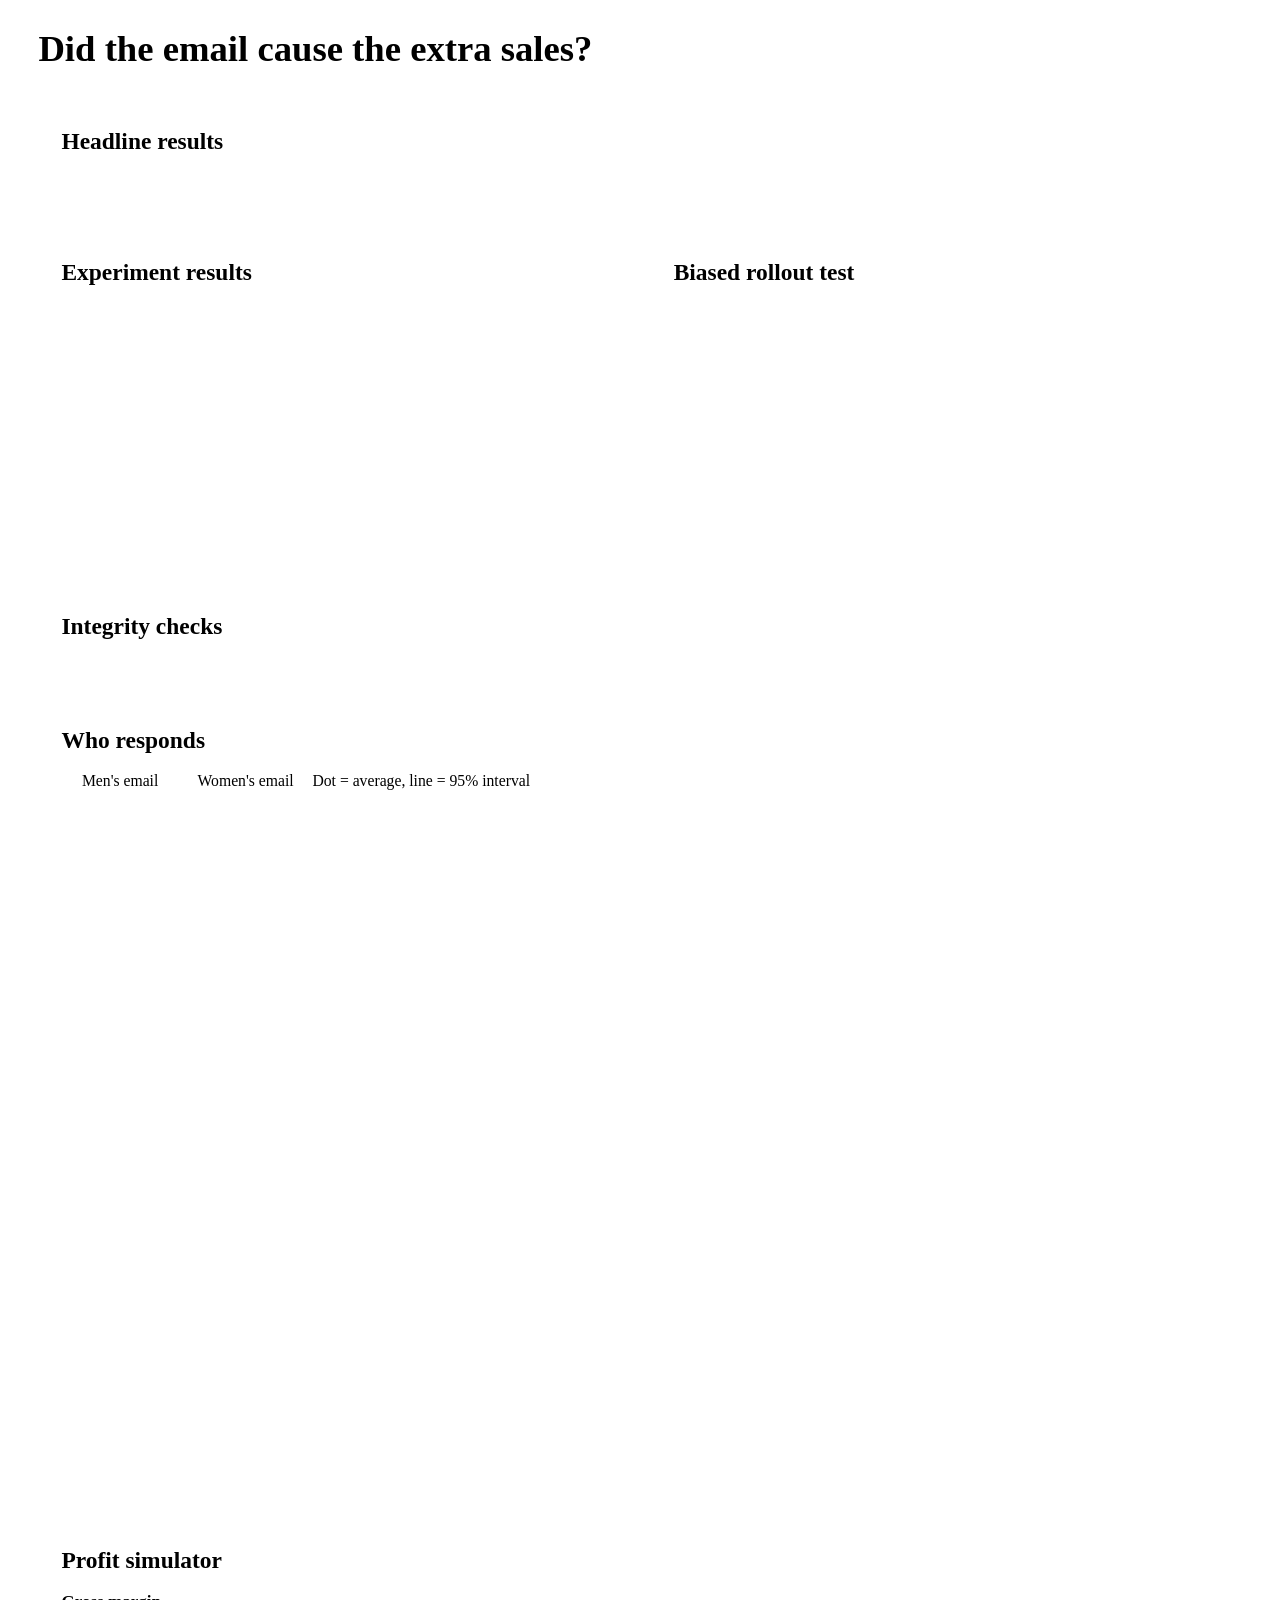
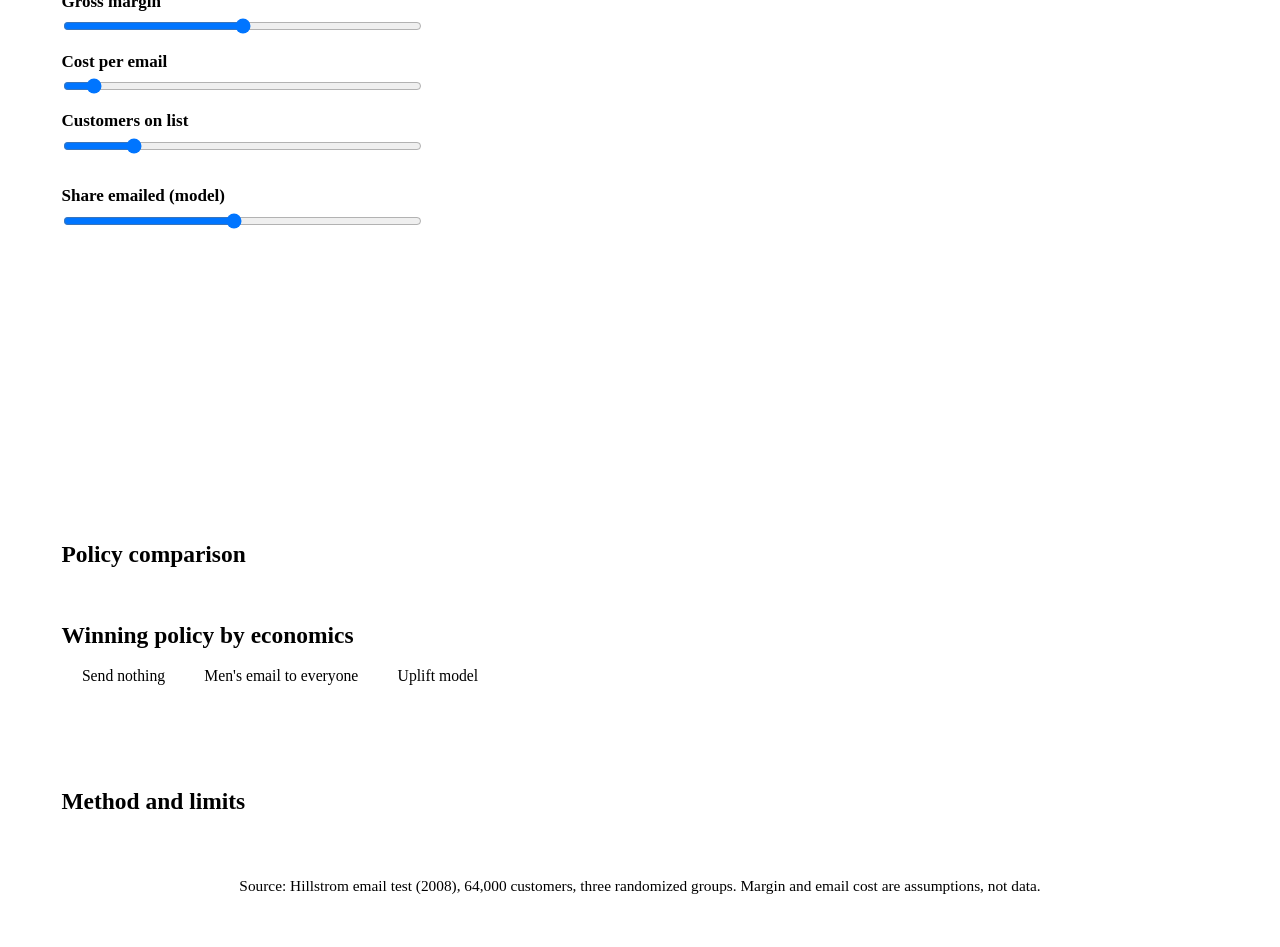
<file: src/dashboard_template.html>
<!DOCTYPE html>
<html lang="en">
<head>
<meta charset="utf-8">
<meta name="viewport" content="width=device-width, initial-scale=1">
<title>Email Experiment Impact</title>
<link rel="icon" type="image/png" href="__FAVICON__">
<style>
__FONT_FACE__
/* Same look as the app: Calibri, black or white text, rounded cards, gradient number cards, no broken-line borders, sizes that scale with the screen. */
:root{
  --glass:linear-gradient(135deg,rgba(255,255,255,.74),rgba(255,255,255,.34)); --glass-strong:linear-gradient(135deg,rgba(255,255,255,.95),rgba(246,242,255,.84)); --glass-edge:rgba(255,255,255,.92); --blobs:radial-gradient(46rem 34rem at 6% -4%,rgba(124,92,255,.58),transparent 62%),radial-gradient(40rem 30rem at 98% 14%,rgba(63,124,240,.46),transparent 62%),radial-gradient(46rem 32rem at 70% 104%,rgba(255,107,139,.46),transparent 62%),radial-gradient(34rem 26rem at 0% 88%,rgba(56,208,255,.34),transparent 62%);
  --i1:rgba(124,92,255,.2); --i2:rgba(63,124,240,.2); --i3:rgba(255,107,139,.22); --i4:rgba(255,184,0,.26);
  --bg:#f3f1fb; --card:#ffffff; --field:rgba(255,255,255,.62); --ink:#000000; --on-ink:#ffffff; --accent:#6d4fd6; --accent-ink:#ffffff; --tint:rgba(124,92,255,.16); --line:rgba(109,79,214,.24); --grid:#e3def8; --best:rgba(34,197,94,.24);
  --mens:#6d4fd6; --womens:#e0475e; --ctrl:#2f6bff; --bad:#c81e4a; --good:#15803d; --both:#e08a00;
  --h-none:#ffe28a; --h-mens:#d8ccff; --h-model:#ffc4cf; --shadow:0 10px 32px rgba(76,47,179,.12);
  --font:Calibri,sans-serif; --art:url("__BG_LIGHT__"); color-scheme:light;
}
@media (prefers-color-scheme: dark){
  :root{
    --glass:linear-gradient(135deg,rgba(255,255,255,.17),rgba(255,255,255,.05)); --glass-strong:linear-gradient(135deg,rgba(52,44,118,.97),rgba(30,26,72,.95)); --glass-edge:rgba(255,255,255,.24); --blobs:radial-gradient(46rem 34rem at 6% -4%,rgba(124,92,255,.55),transparent 62%),radial-gradient(40rem 30rem at 98% 14%,rgba(63,124,240,.42),transparent 62%),radial-gradient(46rem 32rem at 70% 104%,rgba(226,74,103,.42),transparent 62%),radial-gradient(34rem 26rem at 0% 88%,rgba(34,170,220,.30),transparent 62%);
  --i1:rgba(124,92,255,.32); --i2:rgba(63,124,240,.32); --i3:rgba(226,74,103,.34); --i4:rgba(255,184,0,.28);
    --bg:#0c0a1d; --card:#16132b; --field:rgba(255,255,255,.09); --ink:#ffffff; --on-ink:#000000; --accent:#a78bfa; --accent-ink:#000000; --tint:rgba(167,139,250,.22); --line:rgba(255,255,255,.16); --grid:#2b2658; --best:rgba(74,222,128,.22);
    --mens:#a78bfa; --womens:#ff8fa3; --ctrl:#7aa7ff; --bad:#ff7b72; --good:#4ade80; --both:#ffc266;
    --h-none:#6b5200; --h-mens:#4a3a96; --h-model:#8a2c45; --shadow:0 10px 32px rgba(0,0,0,.5); --art:url("__BG_DARK__"); color-scheme:dark;
  }
}
*{box-sizing:border-box}
html{font-size:clamp(16px,.2vw + 14.5px,18px)}
html,body{margin:0}
body{background-color:var(--bg);background-image:var(--blobs),var(--art);background-size:auto,auto,auto,auto,clamp(340px,36vw,560px);background-attachment:fixed,fixed,fixed,fixed,scroll;color:var(--ink);font:1rem/1.5 var(--font);-webkit-text-size-adjust:100%;min-height:100vh;min-height:100dvh}
/*APP_HEADER_CSS*/
.wrap{padding:clamp(1rem,2.2vw,2.25rem) clamp(1rem,3vw,2.5rem) 3rem;display:grid;grid-template-columns:repeat(auto-fit,minmax(min(100%,34rem),1fr));gap:1.25rem;align-items:start;min-width:0}
.wrap>header,.wrap>#tiles,.wrap>#who,.wrap>#simulator,.wrap>#policies,.wrap>#method,.wrap>footer{grid-column:1/-1}
#segChart{max-width:56rem} #costChart{max-width:62rem}
h1,h2{font-family:var(--font);font-weight:700;text-wrap:balance;margin:0;color:var(--ink)}
h1{font-size:clamp(1.6rem,1.1rem + 1.4vw,2.4rem);line-height:1.15}
h2{font-size:clamp(1.15rem,1rem + .5vw,1.45rem);line-height:1.25}
a{color:var(--ink);font-weight:700}
.card{background:var(--glass);-webkit-backdrop-filter:blur(28px) saturate(1.8);backdrop-filter:blur(28px) saturate(1.8);border:1px solid var(--glass-edge);border-radius:1.5rem;box-shadow:var(--shadow),inset 0 1px 0 var(--glass-edge);padding:clamp(1rem,1.8vw,1.6rem);display:flex;flex-direction:column;gap:1rem;min-width:0}
.seg{display:inline-flex;background:var(--tint);border-radius:999px;padding:.2rem;align-self:flex-start;flex-wrap:wrap}
.seg button{font:inherit;font-weight:700;font-size:.92rem;padding:.35rem .9rem;border:0;border-radius:999px;background:transparent;color:var(--ink);cursor:pointer}
.seg button[aria-pressed="true"]{background:var(--ink);color:var(--on-ink)}
button:focus-visible,input:focus-visible,a:focus-visible{outline:3px solid var(--accent);outline-offset:2px}
svg{width:100%;height:auto;display:block;overflow:visible}
svg text{fill:var(--ink);font:12.5px var(--font)}
svg .lbl{font-weight:700}
svg rect{rx:5px}
.zone-good{fill:rgba(34,197,94,.13);rx:0} .zone-bad{fill:rgba(240,70,100,.12);rx:0}
svg text.zone{font-size:12.5px;letter-spacing:.03em} svg text.ax{font-size:14.5px} svg text.end{font-size:14px}
svg text.halo{paint-order:stroke;stroke:var(--card);stroke-width:4px;stroke-linejoin:round}
.guides{display:grid;grid-template-columns:repeat(auto-fit,minmax(min(100%,26rem),1fr));gap:1.25rem;align-items:start}
.guides>div{display:flex;flex-direction:column;gap:.6rem;min-width:0}
h3{font-family:var(--font);font-size:1.05rem;line-height:1.25;margin:0}
.legend{display:flex;gap:.3rem 1.1rem;flex-wrap:wrap;font-size:.92rem}
.legend i{display:inline-block;width:.8rem;height:.8rem;border-radius:50%;margin-right:.4rem;vertical-align:-1px}
.scroll{overflow-x:auto;border-radius:1rem;border:1px solid var(--line);background:var(--glass)}
table{border-collapse:collapse;width:100%;font-variant-numeric:tabular-nums}
th,td{padding:.6rem .9rem;text-align:left;vertical-align:top}
th{background:var(--tint);font-weight:700;font-size:.95rem}
td{border-top:1px solid var(--line)}
tbody tr.best td{background:var(--best);font-weight:700}
th.num,td.num{text-align:right}
td.item{font-weight:700}
.kpis{display:grid;grid-template-columns:repeat(auto-fit,minmax(12.5rem,1fr));gap:1rem}
.kpi{position:relative;overflow:hidden;color:#ffffff;border:1px solid rgba(255,255,255,.55);-webkit-backdrop-filter:blur(18px);backdrop-filter:blur(18px);border-radius:1.5rem;padding:1.1rem 1.3rem 1.2rem;min-height:9rem;display:flex;flex-direction:column;gap:.3rem;box-shadow:0 18px 38px var(--glow,rgba(76,47,179,.3)),inset 0 1px 0 rgba(255,255,255,.55),inset 0 -1px 0 rgba(255,255,255,.18)}
.kpi::before{content:"";position:absolute;width:10rem;height:10rem;border-radius:50%;right:-3rem;bottom:-4rem;background:radial-gradient(circle at 30% 30%,rgba(255,255,255,.42),rgba(255,255,255,.06) 70%);pointer-events:none}
.kpi::after{content:"";position:absolute;inset:0;background:radial-gradient(120% 90% at 100% 0%,rgba(255,255,255,.28),rgba(255,255,255,0) 60%);pointer-events:none}
.kpi>*{position:relative;z-index:1}
.kpi .k{font-weight:700;font-size:.95rem}
.kpi .v{font-size:clamp(1.9rem,1.5rem + 1.5vw,2.7rem);font-weight:700;line-height:1.1}
.kpi .s{font-size:.92rem}
.g1{--glow:rgba(92,60,210,.42);background:linear-gradient(135deg,#4c2fb3,#7b5ce6)} .g2{--glow:rgba(40,100,230,.4);background:linear-gradient(135deg,#1b4fc9,#2f6bea)}
.g3{--glow:rgba(214,58,94,.4);background:linear-gradient(135deg,#b3174e,#d63a5e)} .g4{--glow:rgba(31,138,76,.36);background:linear-gradient(135deg,#a8470a,#1f8a4c)}
.pos,.neg{font-weight:700}
.sim{display:grid;grid-template-columns:minmax(0,21rem) minmax(0,1fr);gap:1.25rem}
@media (max-width:48rem){.sim{grid-template-columns:minmax(0,1fr)}}
.ctrl{display:flex;flex-direction:column;gap:.9rem}
.ctrl label{display:flex;flex-direction:column;gap:.25rem}
.ctrl label .row{display:flex;justify-content:space-between;font-weight:700}
.ctrl output{font-variant-numeric:tabular-nums}
input[type=range]{width:100%;accent-color:var(--accent)}
input[type=radio]{accent-color:var(--accent);width:1.05rem;height:1.05rem}
.radios{display:flex;flex-direction:column;gap:.35rem}
.radios label{flex-direction:row;align-items:center;gap:.5rem;font-weight:400}
.res{display:flex;flex-direction:column;gap:.9rem}
table.heat td{text-align:center;font-weight:700}
table.heat td:first-child{text-align:left}
table.heat td.none{background:var(--h-none) !important} table.heat td.blanket_mens{background:var(--h-mens) !important} table.heat td.model{background:var(--h-model) !important}
.tip{position:fixed;pointer-events:none;background:var(--ink);color:var(--on-ink);padding:.4rem .6rem;border-radius:.7rem;font-size:.85rem;line-height:1.35;max-width:18rem;z-index:9;display:none}
footer{font-size:.9rem;text-align:center}
</style>
</head>
<body>
<!--APP_HEADER-->

<div class="wrap">

<header style="display:flex;flex-direction:column;gap:.75rem">
  <h1 id="top">Did the email cause the extra sales?</h1>
  <div id="intro"></div>
</header>

<section class="card" id="tiles"><h2>Headline results</h2><div class="kpis" id="kpis"></div><div id="tilesTable"></div></section>

<section class="card" id="experiment">
  <h2>Experiment results</h2>
  <div class="seg" id="metricSeg" role="group" aria-label="Metric"></div>
  <svg id="armChart" viewBox="0 0 720 330" role="img" aria-label="Outcome by email group"></svg>
  <div id="effectTable"></div>
  <h2>Integrity checks</h2>
  <div id="expNote"></div>
</section>

<section class="card" id="bias">
  <h2>Biased rollout test</h2>
  <div id="biasSetup"></div>
  <div class="seg" id="biasSeg" role="group" aria-label="Outcome"></div>
  <svg id="biasChart" viewBox="0 0 720 330" role="img" aria-label="Estimates by method"></svg>
  <div id="biasNote"></div>
</section>

<section class="card" id="who">
  <h2>Who responds</h2>
  <div class="legend"><span><i style="background:var(--mens)"></i>Men's email</span><span><i style="background:var(--womens)"></i>Women's email</span><span>Dot = average, line = 95% interval</span></div>
  <svg id="segChart" viewBox="0 0 720 480" role="img" aria-label="Visit lift by customer group"></svg>
  <div id="segTable"></div>
  <div id="whoNote"></div>
</section>

<section class="card" id="simulator">
  <h2>Profit simulator</h2>
  <div class="sim">
    <div class="ctrl">
      <label for="margin"><span class="row"><span>Gross margin</span><output id="marginOut"></output></span>
        <input type="range" id="margin" min="10" max="70" step="1" value="40"></label>
      <label for="cost"><span class="row"><span>Cost per email</span><output id="costOut"></output></span>
        <input type="range" id="cost" min="0" max="150" step="1" value="10"></label>
      <label for="cust"><span class="row"><span>Customers on list</span><output id="custOut"></output></span>
        <input type="range" id="cust" min="10" max="500" step="10" value="100"></label>
      <div class="radios" id="policyRadios" role="radiogroup" aria-label="Policy"></div>
      <label for="topf" id="topfWrap"><span class="row"><span>Share emailed (model)</span><output id="topfOut"></output></span>
        <input type="range" id="topf" min="5" max="100" step="5" value="50"></label>
    </div>
    <div class="res">
      <div id="simTable"></div>
      <svg id="costChart" viewBox="0 0 760 440" role="img" aria-label="Profit per customer by cost per email for each policy. Lines above the zero line earn money, lines below lose money."></svg>
      <div class="guides" id="costGuide"></div>
    </div>
  </div>
</section>

<section class="card" id="policies">
  <h2>Policy comparison</h2>
  <div id="policyTable"></div>
  <div id="policyNote"></div>
  <h2>Winning policy by economics</h2>
  <div class="legend"><span><i style="background:var(--h-none)"></i>Send nothing</span><span><i style="background:var(--h-mens)"></i>Men's email to everyone</span><span><i style="background:var(--h-model)"></i>Uplift model</span></div>
  <div class="scroll"><table class="heat" id="heat"></table></div>
  <div id="heatNote"></div>
</section>

<section class="card" id="method">
  <h2>Method and limits</h2>
  <div id="methodList"></div>
</section>

<footer>Source: Hillstrom email test (2008), 64,000 customers, three randomized groups. Margin and email cost are assumptions, not data.</footer>
</div>
<div class="tip" id="tip"></div>

<script>
const D = __DATA__;
const $ = id => document.getElementById(id);
const NS = "http://www.w3.org/2000/svg";
const css = n => getComputedStyle(document.documentElement).getPropertyValue(n).trim();
const usd = (x,d=2) => { const a=Math.abs(x).toFixed(d); return (x<0&&+a!==0?"-":"")+"$"+a; };
const usdk = x => (x<0?"-":"")+"$"+Math.round(Math.abs(x)).toLocaleString("en-US");
const pct = (x,d=1) => (x*100).toFixed(d)+"%";
const sgn = (x,d=2) => (x>=0?"+":"-")+Math.abs(x).toFixed(d);
function el(tag, attrs={}, parent){ const e=document.createElementNS(NS,tag); for(const k in attrs) e.setAttribute(k,attrs[k]); if(parent) parent.appendChild(e); return e; }
function txt(parent,x,y,s,attrs={}){ const t=el("text",Object.assign({x,y},attrs),parent); t.textContent=s; return t; }
function clear(n){ while(n.firstChild) n.removeChild(n.firstChild); }
// axis with round tick values: returns {min,max,ticks,step}
function niceScale(lo,hi,n){ n=n||5; const span=(hi-lo)||1, raw=span/n, p=Math.pow(10,Math.floor(Math.log10(raw))), f=raw/p;
  const step=(f<=1?1:f<=2?2:f<=2.5?2.5:f<=5?5:10)*p, a=Math.floor(lo/step+1e-9)*step, b=Math.ceil(hi/step-1e-9)*step, ticks=[];
  for(let v=a; v<=b+step/2; v+=step) ticks.push(+v.toFixed(10));
  return {min:a,max:b,ticks,step}; }
const decs = step => (String(+step.toFixed(10)).split(".")[1]||"").length;
function axisTitle(svg,x,y,s,rot){ return txt(svg,x,y,s,rot?{transform:`translate(${x} ${y}) rotate(-90)`,x:0,y:0,"text-anchor":"middle",class:"lbl"}:{"text-anchor":"middle",class:"lbl"}); }
function nice(max){ const p=Math.pow(10,Math.floor(Math.log10(max))); const f=max/p; return (f<=1?1:f<=2?2:f<=5?5:10)*p; }

// ---- tables: ruled rows and columns, bold header
function tbl(head, rows, o){
  o=o||{}; const num=new Set(o.num||[]);
  const th=head.map((h,i)=>`<th class="${num.has(i)?"num":""}">${h}</th>`).join("");
  const trs=rows.map(r=>{ const cells=r.cells||r, cls=r.cls||"";
    return `<tr class="${cls}">`+cells.map((c,i)=>`<td class="${(num.has(i)?"num ":"")+(o.item&&i===0?"item":"")}">${c}</td>`).join("")+"</tr>"; }).join("");
  return `<div class="scroll"><table>${"<thead><tr>"+th+"</tr></thead>"}<tbody>${trs}</tbody></table></div>`;
}
const why = (head, rows) => tbl(head||["Item","Result","Why"], rows, {item:true});

// ---- tooltip
const tip = $("tip");
document.addEventListener("mousemove", e=>{
  const t = e.target.closest && e.target.closest("[data-tip]");
  if(!t){ tip.style.display="none"; return; }
  tip.textContent = t.getAttribute("data-tip"); tip.style.display="block";
  const w = tip.offsetWidth; tip.style.left = Math.min(window.innerWidth-w-8, e.clientX+12)+"px"; tip.style.top=(e.clientY+14)+"px";
});

// ---- intro
$("intro").innerHTML = why(["Part","What it shows","Why it matters"],[
  ["Randomized test","64,000 customers randomly given no email, a men's email or a women's email","Random assignment makes group differences a fair measure of the email's effect"],
  ["Stress test","Common methods tried on a deliberately biased rollout","Shows which methods fail without randomization"],
  ["Profit model","Which email each customer should get","Turns lift into dollars you can compare"]]);

// ---- headline results
(function(){
  const m = D.effects["Mens email vs No email"], bc = D.bc;
  const kp=(c,k,v,sub)=>'<div class="kpi '+c+'"><span class="k">'+k+'</span><span class="v">'+v+'</span><span class="s">'+sub+'</span></div>';
  $("kpis").innerHTML =
    kp("g1","Spend lift, men's email",(m.spend.diff>=0?"+":"-")+usd(Math.abs(m.spend.diff)),"per customer, 95%: "+sgn(m.spend.ci[0])+" to "+sgn(m.spend.ci[1]))+
    kp("g2","Visit rate",pct(m.visit.treat),"vs "+pct(m.visit.control)+" with no email")+
    kp("g3","Naive error","+"+Math.round(D.obs.sim.spend["Naive difference"].bias_pct_of_benchmark)+"%","in a biased rollout")+
    kp("g4","Break-even cost",usd(bc.breakeven_cost_per_email),"per email");
  $("tilesTable").innerHTML = tbl(["Measure","Result","Meaning"],[
    ["Spend lift, men's email", sgn(m.spend.diff)+" per customer (95% CI "+sgn(m.spend.ci[0])+" to "+sgn(m.spend.ci[1])+")", "What the men's email added to two-week spend"],
    ["Visit rate", pct(m.visit.control)+" to "+pct(m.visit.treat)+" ("+sgn(m.visit.diff*100,1)+" points)", "Share of customers who visited the site, no email vs men's email"],
    ["Naive error in a biased rollout", "+"+Math.round(D.obs.sim.spend["Naive difference"].bias_pct_of_benchmark)+"%", "How much a plain comparison overstates the spend lift; adjusted methods land within a few percent"],
    ["Profit, men's email to all", "+"+usdk(bc.incremental_vs_nothing)+" per 1M customers", "At "+Math.round(D.assumptions.gross_margin*100)+"% margin and "+usd(D.assumptions.cost_per_email)+" per email"],
    ["Break-even cost per email", usd(bc.breakeven_cost_per_email), "Above this, emailing everyone loses money"]],{item:true});
})();

// ---- segmented control helper
function makeSeg(id, items, onPick, start){
  const root=$(id); let cur=start||items[0][0];
  function paint(){ root.innerHTML=""; items.forEach(([k,l])=>{ const b=document.createElement("button"); b.type="button"; b.textContent=l; b.setAttribute("aria-pressed", k===cur); b.onclick=()=>{cur=k;paint();onPick(k)}; root.appendChild(b); }); }
  paint(); onPick(cur);
}

// ---- experiment section
const METRICS = {visit:{label:"Site visit rate",fmt:x=>pct(x,1)}, conversion:{label:"Conversion rate",fmt:x=>pct(x,2)}, spend:{label:"Average spend per customer",fmt:x=>usd(x)}};
function drawArms(metric){
  const svg=$("armChart"); clear(svg); const W=720,H=330,L=80,R=20,T=34,B=66;
  const M=METRICS[metric], rows=D.arm_stats[metric];
  const sc=niceScale(0,Math.max(...rows.map(r=>r.hi))*1.08,5), pd=Math.max(0,decs(sc.step*100));
  const tick=v=>metric==="spend"?usd(v,2):pct(v,pd);
  const y=v=>T+(H-T-B)*(1-(v-sc.min)/(sc.max-sc.min));
  sc.ticks.forEach(v=>{ el("line",{x1:L,x2:W-R,y1:y(v),y2:y(v),stroke:css("--grid")},svg); el("line",{x1:L-5,x2:L,y1:y(v),y2:y(v),stroke:css("--ink")},svg); txt(svg,L-9,y(v)+4,tick(v),{"text-anchor":"end"}); });
  el("line",{x1:L,x2:L,y1:T,y2:y(0),stroke:css("--ink"),"stroke-width":2},svg); el("line",{x1:L,x2:W-R,y1:y(0),y2:y(0),stroke:css("--ink"),"stroke-width":2},svg);
  axisTitle(svg,16,(T+H-B)/2,M.label,true);
  const names=["No email","Men's email","Women's email"], cols=[css("--ctrl"),css("--mens"),css("--womens")];
  const bw=120, gap=(W-L-R-3*bw)/4;
  rows.forEach((r,i)=>{
    const x=L+gap+(bw+gap)*i, cx=x+bw/2;
    el("rect",{x,y:y(r.mean),width:bw,height:y(0)-y(r.mean),fill:cols[i],"data-tip":`${names[i]}: ${M.fmt(r.mean)} (95% CI ${M.fmt(r.lo)} to ${M.fmt(r.hi)}), n=${r.n.toLocaleString()}`},svg);
    el("line",{x1:cx,x2:cx,y1:y(r.lo),y2:y(r.hi),stroke:css("--ink"),"stroke-width":2},svg);
    el("line",{x1:cx-8,x2:cx+8,y1:y(r.lo),y2:y(r.lo),stroke:css("--ink"),"stroke-width":2},svg); el("line",{x1:cx-8,x2:cx+8,y1:y(r.hi),y2:y(r.hi),stroke:css("--ink"),"stroke-width":2},svg);
    txt(svg,cx,y(r.hi)-9,M.fmt(r.mean),{"text-anchor":"middle",class:"lbl"});
    txt(svg,cx,H-B+20,names[i],{"text-anchor":"middle",class:"lbl"}); txt(svg,cx,H-B+38,"n = "+r.n.toLocaleString(),{"text-anchor":"middle"});
  });
  txt(svg,W-R,T-14,"Bar = average, whisker = 95% interval",{"text-anchor":"end"});
  const E=D.effects, rowsT=["Mens email vs No email","Womens email vs No email","Mens vs Womens email"];
  $("effectTable").innerHTML=tbl(["Comparison","Difference","95% CI","Relative","p-value","Why"], rowsT.map(k=>{
    const e=E[k][metric], isp=metric!=="spend"; const sc=isp?100:1; const u=isp?" pp":"";
    const p=e.p<0.001?"<0.001":e.p.toFixed(3);
    const w=e.p<0.05?"Unlikely to be chance":"Could be chance";
    return [k.replace("Mens","Men's").replace("Womens","Women's"), sgn(e.diff*sc,2)+u, sgn(e.ci[0]*sc)+" to "+sgn(e.ci[1]*sc)+u, sgn(e.rel_lift*100,0)+"%", p, w]}),{num:[1,2,3,4],item:true});
}
makeSeg("metricSeg",[["visit","Visit rate"],["conversion","Conversion"],["spend","Spend"]],drawArms,"spend");
$("expNote").innerHTML = why(["Check","Result","Why"],[
  ["Group sizes","p = "+D.srm_p.toFixed(2), D.srm_p>0.05?"They match a three-way split, so assignment looks random":"They do not match a three-way split, so assignment may be flawed"],
  ["Covariate balance","Largest gap "+D.max_smd.toFixed(3)+" standard deviations","The groups looked alike before the email"],
  ["Detectable lift","About "+Math.round(D.power.mde_relative_at_actual_n*100)+"% relative","The smallest effect this sample can reliably find at a baseline conversion of "+pct(D.power.baseline_conversion,2)],
  ["Past-spend adjustment (CUPED)","Variance cut by "+D.cuped.cuped_history.var_reduction_pct.toFixed(2)+"%","Past spend barely predicts the next two weeks (correlation "+D.cuped.corr_history_spend.toFixed(2)+")"]]);

// ---- bias section
const METHODS=["Naive difference","Regression adjustment","IPW","PS matching","Doubly robust (AIPW)"];
const MLAB={"Naive difference":"Naive difference","Regression adjustment":"Regression adjustment","IPW":"Inverse-probability weighting","PS matching":"Propensity matching","Doubly robust (AIPW)":"Doubly robust"};
$("biasSetup").innerHTML = why(["Item","Detail","Why"],[
  ["Setup","Loyal customers made more likely to be emailed","Mimics a rollout where the best customers are emailed first"],
  ["Repeats",D.obs.reps+" random draws","Shows how each method behaves, not one lucky run"],
  ["Benchmark","True effect from the randomized test (black line)","The answer every method should land on"]]);
function drawBias(o){
  const svg=$("biasChart"); clear(svg); const W=720,H=330,L=190,R=70,T=26,B=62;
  const sc_=o==="spend"?1:100, unit=o==="spend"?"$":"pp";
  const b=D.obs.bench[o]*sc_; const S=D.obs.sim[o];
  const vals=METHODS.map(m=>({m,mean:S[m].mean*sc_,sd:S[m].sd*sc_,bias:S[m].bias_pct_of_benchmark}));
  const ax=niceScale(Math.min(0,...vals.map(v=>v.mean-v.sd)), Math.max(...vals.map(v=>v.mean+v.sd),b)*1.04, 6), dd=o==="spend"?Math.max(2,decs(ax.step)):decs(ax.step);
  const x=v=>L+(W-L-R)*(v-ax.min)/(ax.max-ax.min);
  ax.ticks.forEach(v=>{ el("line",{x1:x(v),x2:x(v),y1:T,y2:H-B,stroke:css("--grid")},svg); el("line",{x1:x(v),x2:x(v),y1:H-B,y2:H-B+5,stroke:css("--ink")},svg); txt(svg,x(v),H-B+20,(o==="spend"?"$":"")+v.toFixed(dd),{"text-anchor":"middle"}); });
  el("line",{x1:L,x2:W-R,y1:H-B,y2:H-B,stroke:css("--ink"),"stroke-width":2},svg); el("line",{x1:L,x2:L,y1:T,y2:H-B,stroke:css("--ink"),"stroke-width":2},svg);
  axisTitle(svg,(L+W-R)/2,H-14,o==="spend"?"Estimated spend lift per customer ($)":"Estimated lift (percentage points)");
  const rowH=(H-T-B)/vals.length;
  vals.forEach((v,i)=>{
    const cy=T+rowH*i+rowH/2, bad=i===0, col=bad?css("--bad"):css("--mens");
    txt(svg,L-10,cy+4,MLAB[v.m],{"text-anchor":"end",class:"lbl"});
    el("line",{x1:x(v.mean-v.sd),x2:x(v.mean+v.sd),y1:cy,y2:cy,stroke:col,"stroke-width":3},svg);
    el("line",{x1:x(v.mean-v.sd),x2:x(v.mean-v.sd),y1:cy-6,y2:cy+6,stroke:col,"stroke-width":3},svg); el("line",{x1:x(v.mean+v.sd),x2:x(v.mean+v.sd),y1:cy-6,y2:cy+6,stroke:col,"stroke-width":3},svg);
    el("circle",{cx:x(v.mean),cy,r:7,fill:col,"data-tip":`${MLAB[v.m]}: average ${unit==="$"?"$"+v.mean.toFixed(3):v.mean.toFixed(2)+" pp"} across draws (${sgn(v.bias,0)}% vs true effect), spread ±${v.sd.toFixed(unit==="$"?3:2)}`},svg);
    txt(svg,W-R+8,cy+4,(unit==="$"?"$":"")+v.mean.toFixed(unit==="$"?2:1)+(unit==="$"?"":" pp"),{class:"lbl"});
  });
  el("line",{x1:x(b),x2:x(b),y1:T,y2:H-B,stroke:css("--ink"),"stroke-width":2.5},svg);
  txt(svg,x(b),T-8,"True effect "+(unit==="$"?"$":"")+b.toFixed(unit==="$"?2:1)+(unit==="$"?"":" pp"),{"text-anchor":"middle",class:"lbl"});
  const nv=vals[0], others=vals.slice(1).reduce((m,v)=>Math.max(m,Math.abs(v.bias)),0);
  $("biasNote").innerHTML=why(["Finding","Result","Why"],[
    ["Naive comparison",sgn(nv.bias,0)+"% from the truth","Emailed customers were already the loyal, higher-spending ones"],
    ["Adjusting methods","Within "+Math.round(others)+"% of the truth","They account for who got the email"],
    ["Dots and whiskers","Average over draws, plus one standard deviation","Shows the bias and the noise together"],
    ["Difference-in-differences","Not used","The data has no before-and-after period"]]);
}
makeSeg("biasSeg",[["visit","Visit rate"],["conversion","Conversion"],["spend","Spend"]],drawBias,"visit");

// ---- segments
function drawSegChart(){
  const rows=D.segs, svg=$("segChart"); clear(svg);
  const W=720,L=170,R=30,T=34,B=58,rowH=36,H=T+B+rows.length*rowH; svg.setAttribute("viewBox",`0 0 ${W} ${H}`);
  const ax=niceScale(Math.min(0,...rows.flatMap(r=>[r.mens.visit_ci[0],r.womens.visit_ci[0]])), Math.max(...rows.flatMap(r=>[r.mens.visit_ci[1],r.womens.visit_ci[1]]))*1.03, 7), dd=decs(ax.step);
  const x=v=>L+(W-L-R)*(v-ax.min)/(ax.max-ax.min);
  ax.ticks.forEach(v=>{ el("line",{x1:x(v),x2:x(v),y1:T,y2:H-B,stroke:css("--grid")},svg); el("line",{x1:x(v),x2:x(v),y1:H-B,y2:H-B+5,stroke:css("--ink")},svg); txt(svg,x(v),H-B+20,(v>0?"+":"")+v.toFixed(dd),{"text-anchor":"middle"}); });
  el("line",{x1:L,x2:W-R,y1:H-B,y2:H-B,stroke:css("--ink"),"stroke-width":2},svg);
  el("line",{x1:x(0),x2:x(0),y1:T,y2:H-B,stroke:css("--ink"),"stroke-width":2.5},svg);
  txt(svg,x(0),T-10,"No change",{"text-anchor":"middle",class:"lbl"});
  axisTitle(svg,(L+W-R)/2,H-12,"Visit lift vs no email (percentage points)");
  rows.forEach((r,i)=>{
    const cy=T+rowH*i+rowH/2;
    txt(svg,L-10,cy+4,r.segment,{"text-anchor":"end",class:"lbl"});
    [[r.mens,css("--mens"),-8],[r.womens,css("--womens"),8]].forEach(([e,col,dy])=>{
      el("line",{x1:x(e.visit_ci[0]),x2:x(e.visit_ci[1]),y1:cy+dy,y2:cy+dy,stroke:col,"stroke-width":2.5},svg);
      el("line",{x1:x(e.visit_ci[0]),x2:x(e.visit_ci[0]),y1:cy+dy-4,y2:cy+dy+4,stroke:col,"stroke-width":2.5},svg); el("line",{x1:x(e.visit_ci[1]),x2:x(e.visit_ci[1]),y1:cy+dy-4,y2:cy+dy+4,stroke:col,"stroke-width":2.5},svg);
      el("circle",{cx:x(e.visit_lift_pp),cy:cy+dy,r:5,fill:col,"data-tip":`${r.segment}: ${e.visit_lift_pp.toFixed(1)} pp (95% CI ${e.visit_ci[0].toFixed(1)} to ${e.visit_ci[1].toFixed(1)})`},svg);
    });
  });
}
(function(){
  const rows=D.segs; drawSegChart();
  $("segTable").innerHTML=tbl(["Customer group","Customers","Men's visit lift (pp)","Women's visit lift (pp)","Men's spend lift","Women's spend lift"], rows.map(r=>[
    r.segment, r.n.toLocaleString(), sgn(r.mens.visit_lift_pp,1)+" ("+sgn(r.mens.visit_ci[0],1)+" to "+sgn(r.mens.visit_ci[1],1)+")", sgn(r.womens.visit_lift_pp,1)+" ("+sgn(r.womens.visit_ci[0],1)+" to "+sgn(r.womens.visit_ci[1],1)+")", sgn(r.mens.spend_lift), sgn(r.womens.spend_lift)]),{num:[1,2,3,4,5],item:true});
  const both=D.segs.find(s=>s.segment==="Bought both"), mo=D.segs.find(s=>s.segment==="Bought men's only");
  $("whoNote").innerHTML=why(["Finding","Result","Why"],[
    ["Matching email to past purchases","Men's-only buyers barely react to the women's email ("+sgn(mo.womens.visit_lift_pp,1)+" pp)","So matching the email to purchase history does not help"],
    ["Best-responding group","Bought both: "+sgn(both.mens.visit_lift_pp,1)+" pp visit lift from the men's email","They respond most and spend most"],
    ["Spend","The email roughly doubles spend in every group","Dollar gains are largest where baseline spend is highest"],
    ["Bought-both difference","Visits: clear. Spend: not clear (p = "+D.both_int.spend.p.toFixed(2)+")","The groups were not pre-registered, so treat small differences with caution"]]);
})();

// ---- simulator
const POL=[["none","Send nothing"],["mens","Men's email to everyone"],["womens","Women's email to everyone"],["both","Men's email, bought-both only"],["model","Uplift model, top share"]];
let pol="mens";
function polRev(key, f){
  const A=D.arm_rev;
  if(key==="none") return {R:A.none,share:0};
  if(key==="mens") return {R:A.mens,share:1};
  if(key==="womens") return {R:A.womens,share:1};
  if(key==="both") return {R:D.R_both,share:D.share_both};
  const fr=D.curve.fractions, rv=D.curve.revenue_per_customer; const i=Math.round(f*20);
  return {R:rv[i],lo:D.curve.ci_lo[i],hi:D.curve.ci_hi[i],share:fr[i]};
}
function simState(){ return {m:+$("margin").value/100, c:+$("cost").value/100, n:+$("cust").value*1000, f:+$("topf").value/100}; }
function profitPC(key,s,c){ const p=polRev(key,s.f); return s.m*p.R-(c===undefined?s.c:c)*p.share; }
function drawSim(){
  const s=simState();
  $("marginOut").textContent=Math.round(s.m*100)+"%"; $("costOut").textContent=usd(s.c); $("custOut").textContent=s.n.toLocaleString(); $("topfOut").textContent=Math.round(s.f*100)+"%";
  $("topfWrap").style.display=pol==="model"?"flex":"none";
  const p=polRev(pol,s), base=profitPC("none",s), mine=profitPC(pol,s);
  const d=(mine-base)*s.n, be0=s.m*(D.arm_rev.mens-D.arm_rev.none);
  const rows=[
    ["Expected profit",usdk(mine*s.n)+" ("+usd(mine,3)+" per customer)","Margin times revenue, minus email cost, for the whole list"],
    ["Vs sending nothing",`<b class="${d>=0?"pos":"neg"}">${d>=0?"+":""}${usdk(d)}</b>`,"Profit of this policy minus profit of sending nothing"]];
  if(pol==="model"){ const lo=s.m*p.lo-s.c*p.share, hi=s.m*p.hi-s.c*p.share; rows.push(["Sampling range",usd(lo,3)+" to "+usd(hi,3)+" per customer","Differences smaller than this range are noise"]); }
  rows.push(["Break-even cost, men's to all",usd(be0),"Above this cost, emailing everyone loses money at "+Math.round(s.m*100)+"% margin"]);
  rows.push(["Black line in chart",usd(s.c)+" per email","Your current cost, so you can see where each policy stands"]);
  $("simTable").innerHTML=why(["Item","Result","Why"],rows);
  // chart: profit per customer vs cost per email, with zones, named lines, dots at your cost and rings at break-even
  const svg=$("costChart"); clear(svg); const W=760,H=440,L=78,R=152,T=50,B=64; const cmax=1.5;
  const keys=["none","mens","womens","both","model"]; const cols={none:css("--ctrl"),mens:css("--mens"),womens:css("--womens"),both:css("--both"),model:css("--ink")};
  const names={none:"Send nothing",mens:"Men's to all",womens:"Women's to all",both:"Bought-both only",model:"Model top "+Math.round(s.f*100)+"%"};
  const full={none:"Send nothing",mens:"Men's email to everyone",womens:"Women's email to everyone",both:"Men's email, bought-both only",model:"Uplift model, top "+Math.round(s.f*100)+"%"};
  const all=[]; keys.forEach(k=>{ [0,cmax].forEach(c=>all.push(profitPC(k,s,c))); });
  const ay=niceScale(Math.min(0,...all), Math.max(...all)*1.04, 6), yd=Math.max(2,decs(ay.step));
  const x=c=>L+(W-L-R)*c/cmax, y=v=>T+(H-T-B)*(1-(v-ay.min)/(ay.max-ay.min));
  el("rect",{class:"zone-good",x:L,y:T,width:W-L-R,height:y(0)-T},svg); el("rect",{class:"zone-bad",x:L,y:y(0),width:W-L-R,height:H-B-y(0)},svg);
  ay.ticks.forEach(v=>{ el("line",{x1:L,x2:W-R,y1:y(v),y2:y(v),stroke:css("--grid")},svg); el("line",{x1:L-5,x2:L,y1:y(v),y2:y(v),stroke:css("--ink")},svg); txt(svg,L-9,y(v)+4.5,usd(v,yd),{"text-anchor":"end"}); });
  [0,0.25,0.5,0.75,1,1.25,1.5].forEach(c=>{ el("line",{x1:x(c),x2:x(c),y1:H-B,y2:H-B+5,stroke:css("--ink")},svg); txt(svg,x(c),H-B+21,usd(c,2),{"text-anchor":"middle"}); });
  el("line",{x1:L,x2:W-R,y1:y(0),y2:y(0),stroke:css("--ink"),"stroke-width":2},svg);
  el("line",{x1:L,x2:L,y1:T,y2:H-B,stroke:css("--ink"),"stroke-width":2},svg); el("line",{x1:L,x2:W-R,y1:H-B,y2:H-B,stroke:css("--ink"),"stroke-width":2},svg);
  txt(svg,W-R-10,T+20,"PROFIT: above $0 you earn money",{class:"lbl zone","text-anchor":"end"}); txt(svg,W-R-10,H-B-12,"LOSS: below $0 you lose money",{class:"lbl zone","text-anchor":"end"});
  txt(svg,(L+W-R)/2,H-14,"Cost per email ($)",{"text-anchor":"middle",class:"lbl ax"});
  txt(svg,0,0,"Profit per customer ($)",{transform:`translate(18 ${(T+H-B)/2}) rotate(-90)`,"text-anchor":"middle",class:"lbl ax"});
  keys.forEach(k=>{ const pts=[0,cmax].map(c=>[x(c),y(profitPC(k,s,c))]);
    el("polyline",{points:pts.map(q=>q.join(",")).join(" "),fill:"none",stroke:cols[k],"stroke-width":k===pol?6:3.5,"stroke-linecap":"round"},svg); });
  const cross=k=>{ if(k==="none") return null; const a=profitPC(k,s,0), b=profitPC(k,s,cmax); return (a>0&&b<0)||(a<0&&b>0)? cmax*a/(a-b) : null; };
  keys.forEach(k=>{ const z=cross(k); if(z!==null){ el("circle",{cx:x(z),cy:y(0),r:7,fill:css("--card"),stroke:cols[k],"stroke-width":3.5},svg); txt(svg,x(z),y(0)+25,usd(z,2),{"text-anchor":"middle",class:"lbl halo"}); } });
  const cc=Math.min(s.c,cmax);
  el("line",{x1:x(cc),x2:x(cc),y1:T,y2:H-B,stroke:css("--ink"),"stroke-width":2.5},svg);
  keys.forEach(k=>el("circle",{cx:x(cc),cy:y(profitPC(k,s,cc)),r:6,fill:cols[k],stroke:css("--card"),"stroke-width":2.5},svg));
  const right=cc>cmax*0.6;
  txt(svg,x(cc)+(right?-8:8),T-14,"Your cost: "+usd(s.c)+" per email",{"text-anchor":right?"end":"start",class:"lbl"});
  const ends=keys.map(k=>y(profitPC(k,s,cmax))), order=ends.map((v,i)=>i).sort((i,j)=>ends[i]-ends[j]), pos=ends.slice();
  for(let q=1;q<order.length;q++){ const i=order[q-1], j=order[q]; if(pos[j]-pos[i]<17) pos[j]=pos[i]+17; }
  keys.forEach((k,i)=>{ el("circle",{cx:W-R+10,cy:pos[i],r:5,fill:cols[k]},svg); txt(svg,W-R+22,pos[i]+4.5,names[k],{class:"lbl end"}); });
  // plain-language guide under the chart
  const at={}; keys.forEach(k=>at[k]=profitPC(k,s)); const top=keys.reduce((a,k)=>at[k]>at[a]?k:a,keys[0]);
  const how=[["Each line","One email policy: its profit per customer at every cost per email"],["Above or below $0","Above the $0 line a policy earns money; below it, the policy loses money"],
    ["Vertical line and dots","Your cost per email, "+usd(s.c)+". Compare the dots to see which policy is highest at your cost"],["Rings on the $0 line","Break-even cost: the price per email at which that policy stops earning money"],["Thick line","The policy you picked on the left"]];
  const near=keys.slice().sort((a,b)=>at[b]-at[a]).map(k=>{ const z=cross(k);
    const be=k==="none"?"Not applicable":(z!==null?usd(z,2):(profitPC(k,s,0)>0?"Above "+usd(cmax,2):"Loses money at every cost"));
    const w=k==="none"?"Baseline: no email and no email cost":(k===top?"Highest profit at your cost":(at[k]<at.none?"Earns less than sending nothing":"Earns less than the best policy"));
    return [full[k]+(k===top?' <span class="pill good">Best</span>':""),usd(at[k],3),be,w]; });
  $("costGuide").innerHTML='<div><h3>How to read this chart</h3>'+tbl(["Item","What it means"],how,{item:true})+'</div><div><h3>At your cost of '+usd(s.c)+' per email</h3>'+tbl(["Policy","Profit per customer","Break-even cost","Why"],near,{item:true})+'</div>';
}
(function(){
  $("policyRadios").innerHTML=POL.map(([k,l])=>`<label><input type="radio" name="pol" value="${k}" ${k===pol?"checked":""}>${l}</label>`).join("");
  document.querySelectorAll("input[name=pol]").forEach(r=>r.addEventListener("change",()=>{pol=r.value;drawSim();}));
  ["margin","cost","cust","topf"].forEach(id=>$(id).addEventListener("input",drawSim));
  drawSim();
})();

// ---- policy table
(function(){
  const P=D.policy; const order=["Send nothing","Blanket women's email","Blanket men's email","Affinity rule (match past purchases)","Random arm","Men's email to 'bought both' only","Uplift model, gradient boosting","Uplift model, logistic"];
  const lab={"Blanket women's email":"Women's email to everyone","Blanket men's email":"Men's email to everyone","Random arm":"Random email arm","Men's email to 'bought both' only":"Men's email, bought-both only"};
  const reason=(k,v)=>{ if(k==="Blanket men's email") return "Reference policy for the comparison";
    if(k==="Send nothing") return "Baseline: no email and no cost";
    const ci=v.vs_blanket_mens_ci; return ci[0]>0?"Earns clearly more than men's email to everyone":ci[1]<0?"Earns clearly less than men's email to everyone":"Not clearly different from men's email to everyone"; };
  $("policyTable").innerHTML=tbl(["Policy","Profit per customer","95% CI","Vs men's to all","Emailed","Why"], order.map(k=>{
    const v=P[k]; const e=1-v.share_none; const ref=k==="Blanket men's email";
    return {cells:[lab[k]||k, usd(v.profit_per_customer,3), usd(v.ci[0],3)+" to "+usd(v.ci[1],3), ref?"reference":sgn(v.vs_blanket_mens,3)+" ("+sgn(v.vs_blanket_mens_ci[0],3)+" to "+sgn(v.vs_blanket_mens_ci[1],3)+")", Math.round(e*100)+"%", reason(k,v)], cls:ref?"best":""}}),{num:[1,4],item:true});
  const um=P["Uplift model, gradient boosting"], af=P["Affinity rule (match past purchases)"], hc=D.high_cost.table, bb=hc["Men's email to 'bought both' only"];
  $("policyNote").innerHTML=why(["Finding","Result","Why"],[
    ["Uplift model vs men's to all",sgn(um.vs_blanket_mens,3)+" per customer at "+usd(D.assumptions.cost_per_email)+" per email",um.vs_blanket_mens_ci[0]<=0&&um.vs_blanket_mens_ci[1]>=0?"The interval includes zero, so it cannot be told apart from emailing everyone":"The interval excludes zero"],
    ["Matching emails to past purchases",sgn(af.vs_blanket_mens,3)+" per customer","It adds nothing over emailing everyone with the men's email"],
    ["Costlier channel ("+usd(D.high_cost.cost_per_contact)+" per contact)","Emailing everyone loses "+usd(Math.abs(hc["Blanket men's email"].vs_nothing),3)+" per customer vs sending nothing","The cost is above the break-even point"],
    ["Bought-both group, same channel",sgn(bb.vs_nothing,3)+" per customer ("+sgn(bb.vs_nothing_ci[0],3)+" to "+sgn(bb.vs_nothing_ci[1],3)+")","The one promising target, but it needs a confirming test"]]);
  const ms=[...new Set(D.sens.map(r=>r.margin))], cs=[...new Set(D.sens.map(r=>r.cost))];
  const lbl={none:"nothing",blanket_mens:"men's to all",model:"model"};
  $("heat").innerHTML=`<thead><tr><th>Margin \\ cost per email</th>${cs.map(c=>`<th style="text-align:center">${usd(c)}</th>`).join("")}</tr></thead><tbody>`+ms.map(m=>`<tr><td>${Math.round(m*100)}%</td>${cs.map(c=>{const r=D.sens.find(x=>x.margin===m&&x.cost===c);return `<td class="${r.best}" data-tip="none ${usd(r.none,3)}, men's to all ${usd(r.blanket_mens,3)}, model ${usd(r.model,3)} (emails ${Math.round(r.share_emailed*100)}%)">${lbl[r.best]}</td>`}).join("")}</tr>`).join("")+"</tbody>";
  $("heatNote").innerHTML=why(["Finding","Result","Why"],[
    ["What a cell shows","The policy with the highest point estimate","Hover a cell for the three profit figures"],
    ["Model wins at low cost","Its margin over men's-to-all is a cent or two","That gap is within noise"],
    ["Model wins at high cost","It mostly stops emailing","It avoids losses rather than finding gains"],
    ["Decision rule","Below about "+usd(D.bc.breakeven_cost_per_email)+" per email, send the men's email to everyone","Cost per email is the line that matters"]]);
})();

// ---- method list
$("methodList").innerHTML=why(["Topic","What was done","Why it matters"],[
 ["Randomization","Customers were assigned at random to no email, men's email or women's email","Group differences estimate causal effects directly"],
 ["Biased rollout","The data was thinned so loyal customers were more likely emailed","Selection depends only on observed traits, so adjustment can work; real data usually has unobserved ones too"],
 ["Uplift model","Predicts visits per arm, then applies conversion per visit and spend per converter; cross-fitted in 5 folds; scored with a self-normalised inverse-propensity estimator","Only about 580 customers converted, so a direct model would be too noisy"],
 ["Assumptions","40% gross margin and $0.10 per email are placeholders; spend covers two weeks","Long-run value and email fatigue are not measured"],
 ["Multiple comparisons","The segment table is exploratory","Ten subgroup comparisons will produce some false signals"]]);

// redraw with the right colours when the visitor switches Light, Dark or Auto
if(window.matchMedia) window.matchMedia("(prefers-color-scheme: dark)").addEventListener("change",()=>{ location.reload(); });
window.addEventListener("resize",()=>{});
</script>
</body>
</html>
</file>
